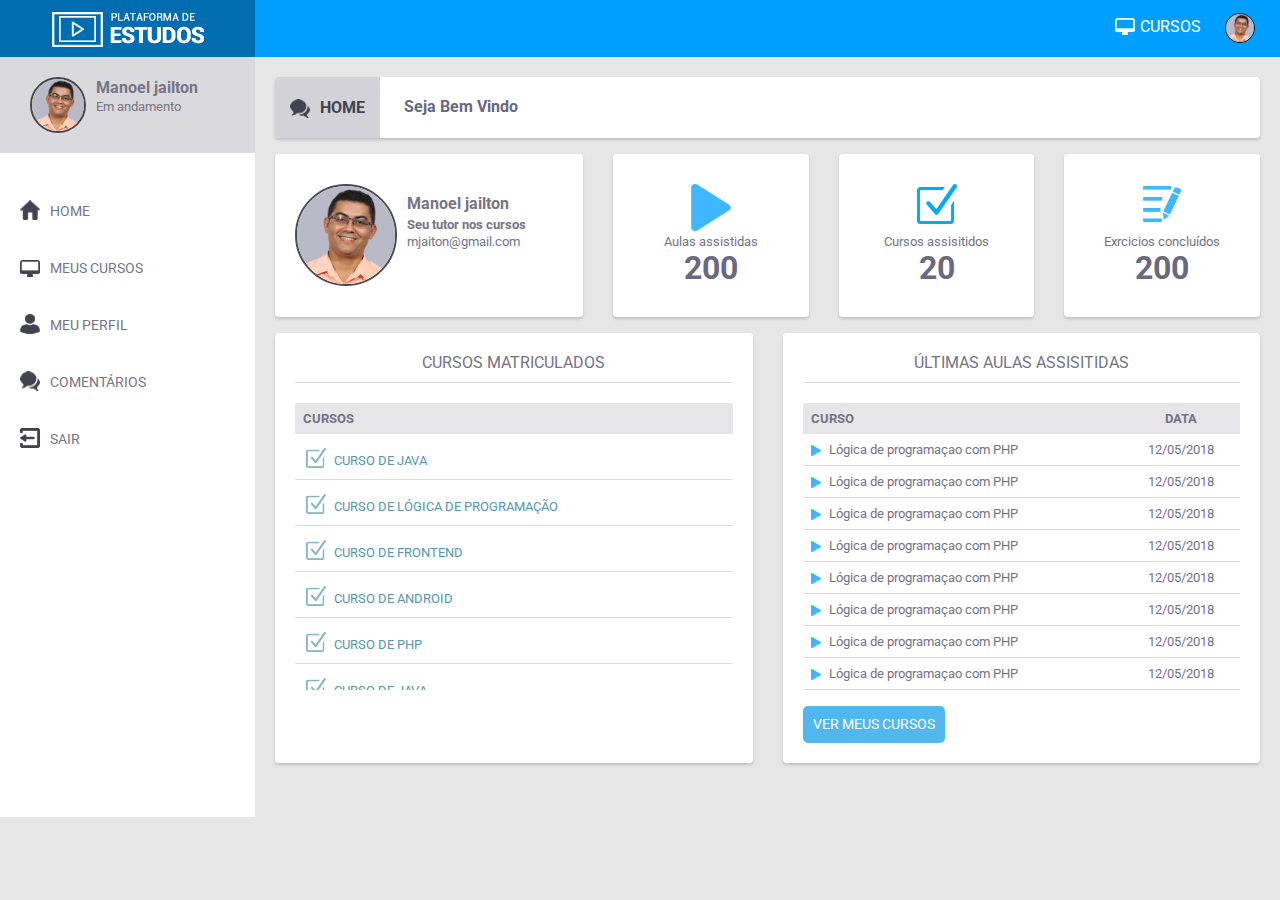
<file: LayoutEAD/index.html>
<!doctype html>
<html>
	<head>
		<title>Sistemas mjailton</title>
		<meta charset="utf-8">
		<meta name="viewport" content="width=device-width, initial-scale=1">
		<link rel="stylesheet" type="text/css" href="css/style.css">
		<link rel="stylesheet" type="text/css" href="css/auxiliar.css">
		<link rel="stylesheet" type="text/css" href="css/grade.css">
		<link rel="stylesheet" type="text/css" href="css/m-style.css">
		 
		<script type="text/javascript" src="js/jquery-3.3.1.min.js"></script>
		<script type="text/javascript" src="js/js.js"></script>
		
	</head>
<body>
	<div class="base-topo">
		<div class="conteudo">
			<a href="" class="menu-m">menu mobile esquerdo</a><!-- aqui fico icone reponsavel pelo meno da esquerda-->
			<a href="" class="menu-grade">menu mobile direito</a><!--aqui fica o menu responsavel pelo meno do topo-->
			<a href="" class="logo"></a>
			<div id="grade">
			<ul class="menu-topo">
				<li class="sub"><a href=""><i class="ico cursos"></i>Cursos</a>
					<ul>
						<li><a href="">Java</a></li>
						<li><a href="">PHP</a></li>
						<li><a href="">Lógica de programação</a></li>
						<li><a href="">Androind</a></li>
						<li><a href="">Delphi</a></li>
					</ul>
				</li>
				<li class="sub user"><a href="" class="thumb"><img src="img/foto01.png"></a>
					<ul>
						<li><b>Manoel jailton</b><small><a href="">Sair</a></small></li>
					</ul>
				</li>
			</ul>
		</div>
		</div>
	</div>
	
	<div class="site">
		<div id="menu">
			<div class="menu-lateral">
			<figure>
					<div class="thumb"><img src="img/foto01.png"></div>
					<figcaption>
						<strong>Manoel jailton</strong>
						<small>Em andamento</small>
					</figcaption>
			</figure>
			<ul>
					<li><a href="index.html"><i class="ico home"></i>HOME</a></li>
					<li><a href="meus_cursos.html"><i class="ico curso"></i>MEUS CURSOS</a></li>
					<li><a href="perfil.html"><i class="ico perfil"></i>MEU PERFIL</a></li>
					<li><a href="comentario.html"><i class="ico duvida"></i>COMENTÁRIOS</a></li>
					<li><a href=""><i class="ico sair"></i>SAIR</a></li>
			</ul>
			</div>
		</div>     
		<div class="base-geral">
			
        <div class="caixa">
			<h2 class="titulo"><span class="case"><i class="ico duvida"></i>Home</span> Seja Bem Vindo</h2>
		</div>

		<div class="base-home">
        <div class="rows detalhes py-3">
			<div class="col-4">
				<figure class="caixa">
					<div class="thumb"><img src="img/foto01.png"></div>
					<figcaption>
							<strong>Manoel jailton</strong>
							<small><b>Seu tutor nos cursos</b></small>
							<small>mjaiton@gmail.com</small>
					</figcaption>
				</figure>
			</div>
			<div class="col">
				<div class="caixa">
					<i class="ico video"></i>
					<small>Aulas assistidas</small>
					<h3>200</h3>
				</div>
			</div>
			<div class="col">
				<div class="caixa">
					<i class="ico curso"></i>
					<small>Cursos assisitidos</small>
					<h3>20</h3>
				</div>
			</div>
			<div class="col">
				<div class="caixa">
					<i class="ico exercicio"></i>
					<small>Exrcicios concluídos</small>
					<h3>200</h3>
				</div>
			</div>
        </div>


        <div class="rows listagem">
                <div class="col-6 matriculados d-flex mb-3">
                    <div class="caixa">
                        <span class="titulo2">CURSOS MATRICULADOS</span>
						<div class="rolagem">
                           <div class="lista"> 
						   <table cellpadding="0" cellspacing="0" border="0" width="100%">
								<thead>
									<tr>
										<th align="left">CURSOS</th>
									</tr>
								</thead>
								<tbody>
									<tr><td><a href="curso.html">Curso de Java</a></td></tr>                   
									<tr><td><a href="curso.html">Curso de lógica de programação</a></td></tr> 
									<tr><td><a href="curso.html">Curso de frontend</a></td></tr> 
									<tr><td><a href="curso.html">Curso de android</a></td></tr> 
									<tr><td><a href="curso.html">Curso de PHP</a></td></tr> 
									<tr><td><a href="curso.html">Curso de Java</a></td></tr> 
									<tr><td><a href="curso.html">Curso de lógica de programação</a></td></tr> 
									<tr><td><a href="curso.html">Curso de frontend</a></td></tr> 
									<tr><td><a href="curso.html">Curso de android</a></td>		</tr> 		
								</tbody>
							</table>
							</div>
						</div>
						<!--
						<div class="naoativo">
							<img src="img/nao-matriculado.png"><h2>Nenhum curso matriculado</h2>
						</div>
						-->
                    </div>
                </div>
                <div class="col-6 assistidos d-flex mb-3">						
                        <div class="caixa">						
                           <span class="titulo2">ÚLTIMAS AULAS ASSISITIDAS</span>
								<div class="rolagem mb-3">
                                <div class="lista">
                                        <table cellpadding="0" cellspacing="0" border="0">
                                                <thead>
                                                    <tr>
                                                       <th align="left">CURSO</th>
                                                       <th>DATA</th>
                                                    </tr>
                                                </thead>
                                                <tbody>
                                                        <tr>
                                                                <td><i></i> Lógica de programaçao com PHP</td>
                                                                <td align="center">12/05/2018</td>
                                                        </tr>
                                                        <tr>
                                                                <td><i></i> Lógica de programaçao com PHP</td>
                                                                <td align="center">12/05/2018</td>
                                                        </tr>
                                                        <tr>
                                                                <td><i></i> Lógica de programaçao com PHP</td>
                                                                <td align="center">12/05/2018</td>
                                                        </tr>
                                                        <tr>
                                                                <td><i></i> Lógica de programaçao com PHP</td>
                                                                <td align="center">12/05/2018</td>
                                                        </tr>
                                                        <tr>
                                                                <td><i></i> Lógica de programaçao com PHP</td>
                                                                <td align="center">12/05/2018</td>
                                                        </tr>
                                                        <tr>
                                                                <td><i></i> Lógica de programaçao com PHP</td>
                                                                <td align="center">12/05/2018</td>
                                                        </tr>
                                                        <tr>
                                                                <td><i></i> Lógica de programaçao com PHP</td>
                                                                <td align="center">12/05/2018</td>
                                                        </tr>
                                                        <tr>
                                                                <td><i></i> Lógica de programaçao com PHP</td>
                                                                <td align="center">12/05/2018</td>
                                                        </tr>
                                                        <tr>
                                                                <td><i></i> Lógica de programaçao com PHP</td>
                                                                <td align="center">12/05/2018</td>
                                                        </tr>
                                                        <tr>
                                                                <td><i></i> Lógica de programaçao com PHP</td>
                                                                <td align="center">12/05/2018</td>
                                                        </tr>
                                                </tbody>
                                        </table>
                                </div>
                                </div>
                                <a href="meus_cursos.html" class="btn btn-curso d-table">VER MEUS CURSOS</a>
								
					<!--	<div class="naoativo">
							<img src="img/nao-matriculado.png"><h2>Nenhuma aula assistida</h2>
						</div>
						-->
                        </div>
                </div>
        </div>
	</div>        
		
		</div>
	</div>
</body>
</html>
</file>
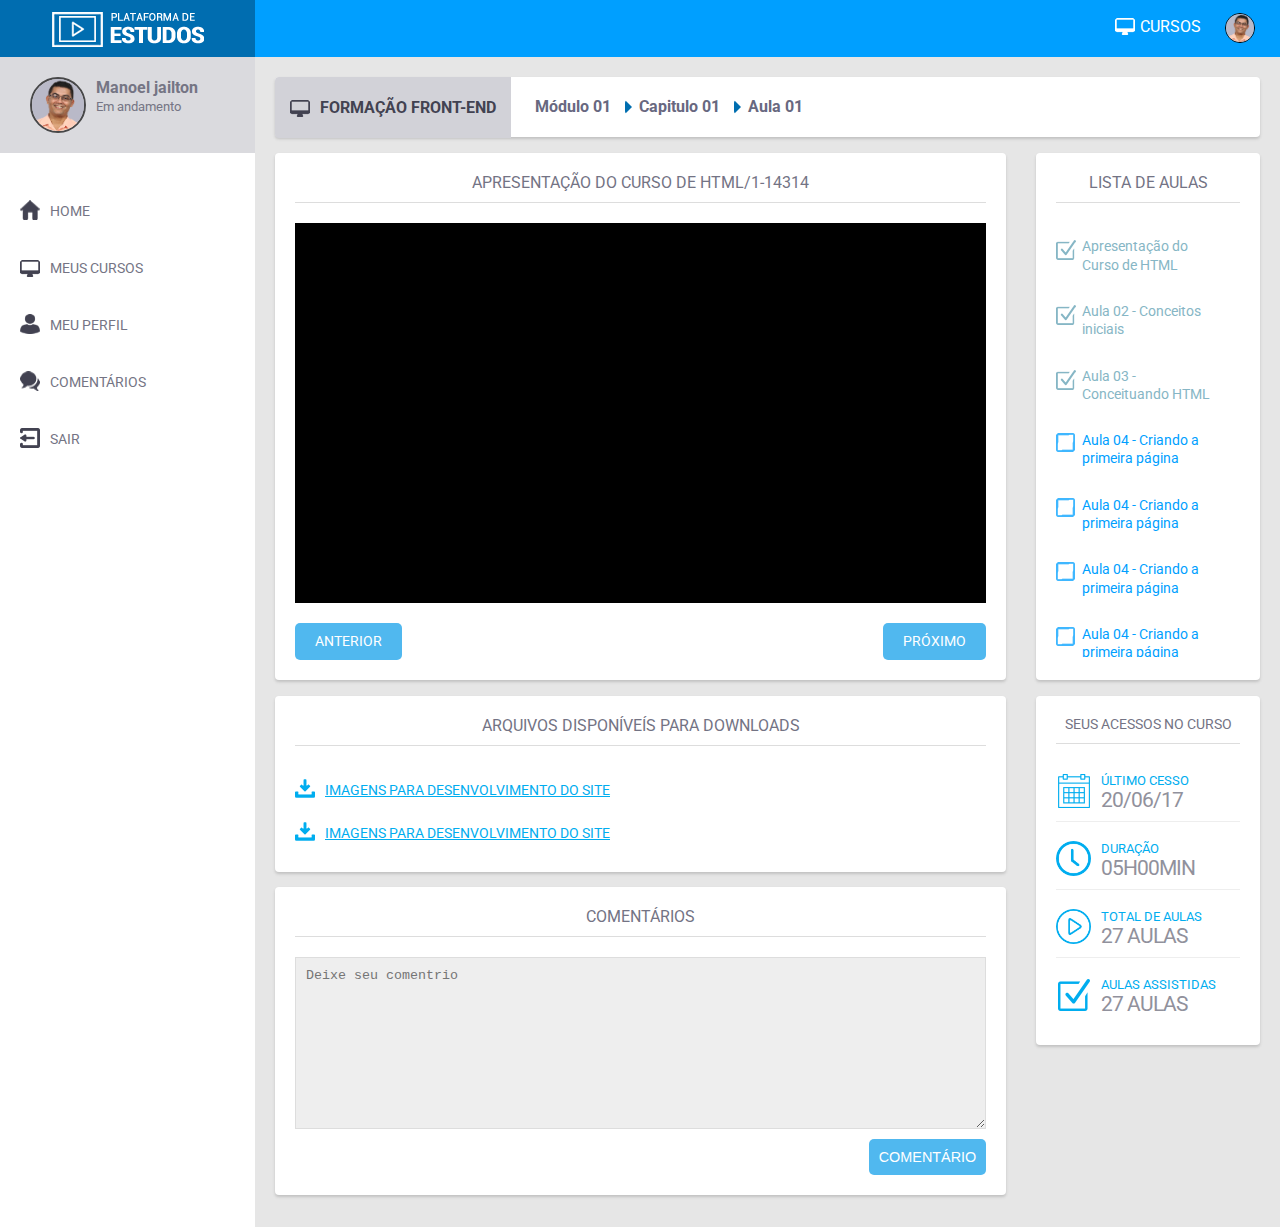
<file: LayoutEAD/aula.html>
<!doctype html>
<html>
	<head>
		<title>Sistemas mjailton</title>
		<meta charset="utf-8">
		<meta name="viewport" content="width=device-width, initial-scale=1">
		<link rel="stylesheet" type="text/css" href="css/style.css">
		<link rel="stylesheet" type="text/css" href="css/auxiliar.css">
		<link rel="stylesheet" type="text/css" href="css/grade.css">
		<link rel="stylesheet" type="text/css" href="css/m-style.css">
		 
		<script type="text/javascript" src="js/jquery-3.3.1.min.js"></script>
		<script type="text/javascript" src="js/js.js"></script>
		
	</head>
<body>
	<div class="base-topo">
		<div class="conteudo">
			<a href="" class="menu-m">menu mobile esquerdo</a><!-- aqui fico icone reponsavel pelo meno da esquerda-->
			<a href="" class="menu-grade">menu mobile direito</a><!--aqui fica o menu responsavel pelo meno do topo-->
			<a href="" class="logo"></a>
			<div id="grade">
			<ul class="menu-topo">
				<li class="sub"><a href=""><i class="ico cursos"></i>Cursos</a>
					<ul>
						<li><a href="">Java</a></li>
						<li><a href="">PHP</a></li>
						<li><a href="">Lógica de programação</a></li>
						<li><a href="">Androind</a></li>
						<li><a href="">Delphi</a></li>
					</ul>
				</li>
				
				
				<li class="sub user"><a href="" class="thumb"><img src="img/foto01.png"></a>
					<ul>
						<li><b>Manoel jailton</b><small><a href="">Sair</a></small></li>
					</ul>
				</li>
			</ul>
		</div>
		</div>
	</div>
	
	<div class="site">
		<div id="menu">
			<div class="menu-lateral">
					<figure>
							<div class="thumb"><img src="img/foto01.png"></div>
							<figcaption>
									<strong>Manoel jailton</strong>
									<small>Em andamento</small>
							</figcaption>
					</figure>
					<ul>
							<li><a href="index.html"><i class="ico home"></i>HOME</a></li>
							<li><a href="meus_cursos.html"><i class="ico curso"></i>MEUS CURSOS</a></li>
							<li><a href="perfil.html"><i class="ico perfil"></i>MEU PERFIL</a></li>
							<li><a href="comentario.html"><i class="ico duvida"></i>COMENTÁRIOS</a></li>
							<li><a href=""><i class="ico sair"></i>SAIR</a></li>
					</ul>
			</div>
		</div>     
		<div class="base-geral">
			<div class="caixa">
				<h2 class="titulo"><span class="case"><i class="ico curso"></i>Formação Front-end</span> Módulo 01 <i class="seta"></i> Capitulo 01 <i class="seta"></i> Aula 01</h2>
			</div>
			<div class="base-home">
			<div class="rows base-cursos ver_videos py-3">
				<div class="col-9 d-flex">
						<div class="caixa">
							<span class="titulo2">Apresentação do Curso de HTML/1-14314</span>
							<div class="caixa-video">
								<div class="caixa-embed">
									<iframe src="https://www.youtube.com/embed/13QshaUKVW4?ecver=2" class="embed-item" width="655" height="360" frameborder="0" allow="autoplay; encrypted-media" allowfullscreen></iframe>
								</div>
								<div class="controles">
									<a href="" class="btn anterior">Anterior</a>
									<a href="" class="btn proximo">Próximo</a>  
								</div>
							</div>
						</div>
							
				</div>
				<div class="col-3 d-flex">	
					<div class="caixa">					
					<div class="menu-sidebar">		
						<span class="titulo2">Lista de aulas</span>
						<div class="scroll-lista">
							<ul>				
								<li class="marcado">
									<a href="">
										Apresentação do Curso de HTML	
									</a>
								</li>				
								<li class="marcado">
									<a href="">
										Aula 02 - Conceitos iniciais								
									</a>
								</li>		
								<li class="marcado">
									<a href="">
										Aula 03 - Conceituando HTML								
									</a>
								</li>		
								<li class="naomarcado">
									<a href="">
										Aula 04 - Criando a primeira página	
									</a>
								</li>	
								<li class="naomarcado">
									<a href="">
										Aula 04 - Criando a primeira página	
									</a>
								</li>	
								<li class="naomarcado">
									<a href="">
										Aula 04 - Criando a primeira página	
									</a>
								</li>	
								<li class="naomarcado">
									<a href="">
										Aula 04 - Criando a primeira página	
									</a>
								</li>	
								<li class="naomarcado">
									<a href="">
										Aula 04 - Criando a primeira página	
									</a>
								</li>
							</ul>
						</div>
					</div>	
					</div>	
				</div>
			</div>
			<div class="rows base-cursos ver_videos pb-3">
				<div class="col-9 mb-3">
					<div class="v-downloads">
					<div class="caixa">
						<span class="titulo2">ARQUIVOS DISPONÍVEÍS PARA DOWNLOADS</span>						
							<ul>
								<li><a href="" class="icon" target="_blank">Imagens para desenvolvimento do site</a></li>	
								<li><a href="" class="icon" target="_blank">Imagens para desenvolvimento do site</a></li>		
							</ul>
					</div>
				</div>
				
					<div class="base-comentario">
						<div class="caixa">	
							<span class="titulo2">Comentários </span>					

							<textarea rows="10" placeholder="Deixe seu comentrio"></textarea>	
							<input type="submit" name="" value="Comentário" class="btn">
											
						</div>
					</div>
				</div>
				<div class="col-3">	
					<div class="v-desempenho">						
					<div class="caixa">	
						<span class="titulo2">Seus acessos no curso</span>					
						<ul>
							<li>
								<i class="ico acesso"></i>
								<span class="tt1">ÚLTIMO CESSO</span>
								<span class="tt2">20/06/17</span>
							</li>
							<li>
								<i class="ico horas"></i>
								<span class="tt1">Duração</span>
								<span class="tt2">05h00min  </span>
							</li>
							<li>
								<i class="ico aula"></i>
								<span class="tt1">Total de Aulas</span>
								<span class="tt2">27 aulas </span>
							</li>
							
							<li>
								<i class="ico aula-ass"></i>
								<span class="tt1">Aulas assistidas</span>
								<span class="tt2">27 aulas </span>
							</li>
							
							
						</ul>
				</div>
				</div>
				
				</div>
			</div>				
			</div>
		
				
		</div>
                    
		
		</div>
	</div>
</body>
</html>
</file>
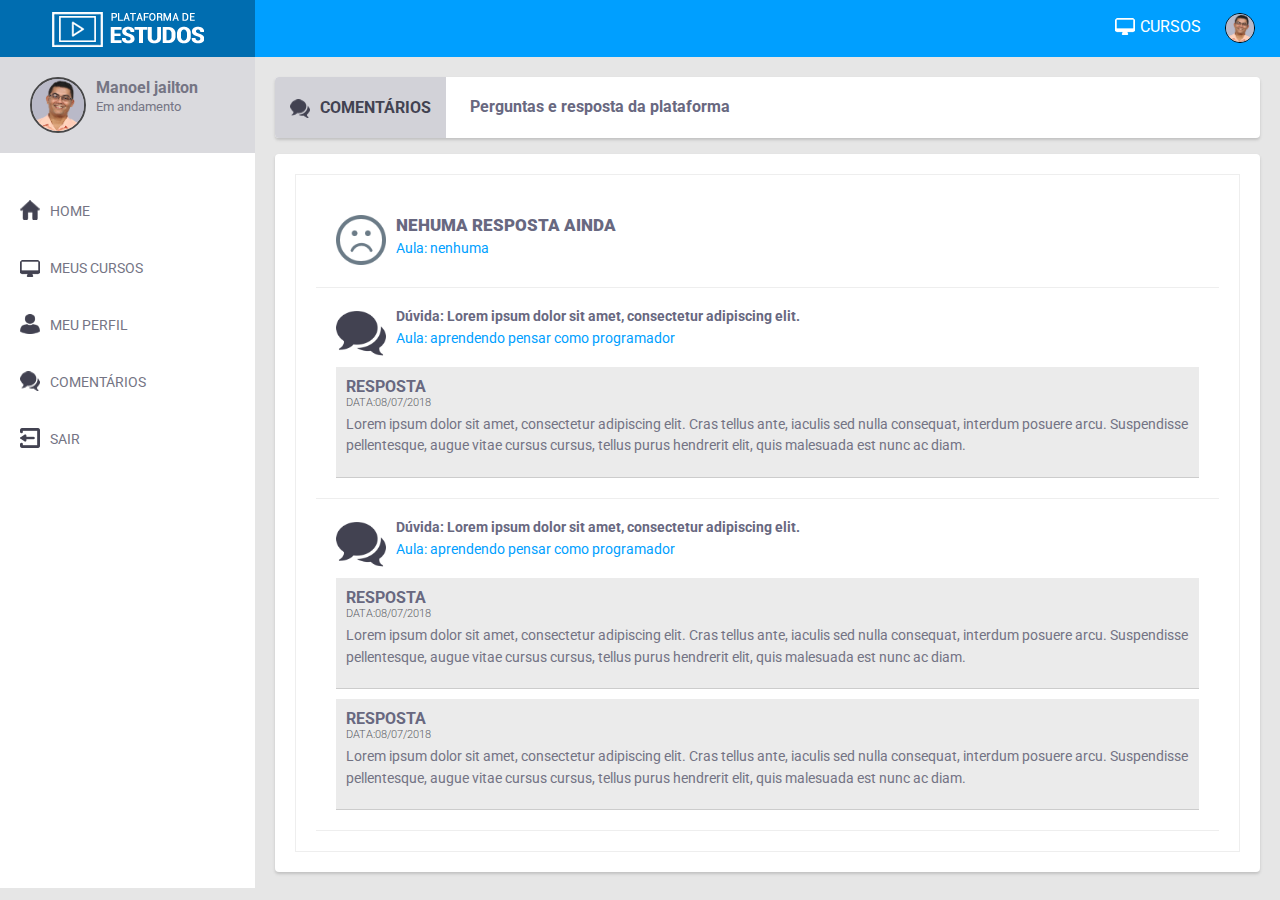
<file: LayoutEAD/comentario.html>
<!doctype html>
<html>
	<head>
		<title>Sistemas mjailton</title>
		<meta charset="utf-8">
		<meta name="viewport" content="width=device-width, initial-scale=1">
		<link rel="stylesheet" type="text/css" href="css/style.css">
		<link rel="stylesheet" type="text/css" href="css/auxiliar.css">
		<link rel="stylesheet" type="text/css" href="css/grade.css">
		<link rel="stylesheet" type="text/css" href="css/m-style.css">
		 
		<script type="text/javascript" src="js/jquery-3.3.1.min.js"></script>
		<script type="text/javascript" src="js/js.js"></script>
		
	</head>
<body>
	<div class="base-topo">
		<div class="conteudo">
			<a href="" class="menu-m">menu mobile esquerdo</a><!-- aqui fico icone reponsavel pelo meno da esquerda-->
			<a href="" class="menu-grade">menu mobile direito</a><!--aqui fica o menu responsavel pelo meno do topo-->
			<a href="" class="logo"></a>
			<div id="grade">
			<ul class="menu-topo">
				<li class="sub"><a href=""><i class="ico cursos"></i>Cursos</a>
					<ul>
						<li><a href="">Java</a></li>
						<li><a href="">PHP</a></li>
						<li><a href="">Lógica de programação</a></li>
						<li><a href="">Androind</a></li>
						<li><a href="">Delphi</a></li>
					</ul>
				</li>
				
				
				<li class="sub user"><a href="" class="thumb"><img src="img/foto01.png"></a>
					<ul>
						<li><b>Manoel jailton</b><small><a href="">Sair</a></small></li>
					</ul>
				</li>
			</ul>
		</div>
		</div>
	</div>
	
	<div class="site">
		<div id="menu">
			<div class="menu-lateral">
					<figure>
							<div class="thumb"><img src="img/foto01.png"></div>
							<figcaption>
									<strong>Manoel jailton</strong>
									<small>Em andamento</small>
							</figcaption>
					</figure>
					<ul>
							<li><a href="index.html"><i class="ico home"></i>HOME</a></li>
							<li><a href="meus_cursos.html"><i class="ico curso"></i>MEUS CURSOS</a></li>
							<li><a href="perfil.html"><i class="ico perfil"></i>MEU PERFIL</a></li>
							<li><a href="comentario.html"><i class="ico duvida"></i>COMENTÁRIOS</a></li>
							<li><a href=""><i class="ico sair"></i>SAIR</a></li>
					</ul>
			</div>
		</div>     
		<div class="base-geral">			
            <div class="caixa">
				<h2 class="titulo"><span class="case"><i class="ico duvida"></i>Comentários</span> Perguntas e resposta da plataforma</h2>
			</div>
				<div class="rows duvidas py-3">
					<div class="col-12">
						<div class="caixa">
							<ul>
							<li>
								<img src="img/nao-matriculado.png">
								<span class="titulo"><b>Nehuma resposta ainda</b> </span>
								<span class="tt1">Aula: nenhuma</span>
							</li>
							<li>
								<img src="img/ico-comentarios.png">
								<span class="titulo">Dúvida: Lorem ipsum dolor sit amet, consectetur adipiscing elit. </span>
								<span class="tt1">Aula: aprendendo pensar como programador</span>
								<div class="resposta">
									<span class="titulo">Resposta <small>Data:08/07/2018</small></span>
									<p>Lorem ipsum dolor sit amet, consectetur adipiscing elit. Cras tellus ante, iaculis sed nulla consequat, interdum posuere arcu. Suspendisse pellentesque, augue vitae cursus cursus, tellus purus hendrerit elit, quis malesuada est nunc ac diam. </p>
								</div>	
							</li>
							<li>
								<img src="img/ico-comentarios.png">
								<span class="titulo">Dúvida: Lorem ipsum dolor sit amet, consectetur adipiscing elit. </span>
								<span class="tt1">Aula: aprendendo pensar como programador</span>
								<div class="resposta">
									<span class="titulo">Resposta <small>Data:08/07/2018</small></span>
									<p>Lorem ipsum dolor sit amet, consectetur adipiscing elit. Cras tellus ante, iaculis sed nulla consequat, interdum posuere arcu. Suspendisse pellentesque, augue vitae cursus cursus, tellus purus hendrerit elit, quis malesuada est nunc ac diam. </p>
								</div>
								<div class="resposta">
									<span class="titulo">Resposta <small>Data:08/07/2018</small></span>
									<p>Lorem ipsum dolor sit amet, consectetur adipiscing elit. Cras tellus ante, iaculis sed nulla consequat, interdum posuere arcu. Suspendisse pellentesque, augue vitae cursus cursus, tellus purus hendrerit elit, quis malesuada est nunc ac diam. </p>
								</div>
							</li>
							</ul>
						</div>
					</div>
				
				</div>       
		
		</div>
	</div>
</body>
</html>
</file>
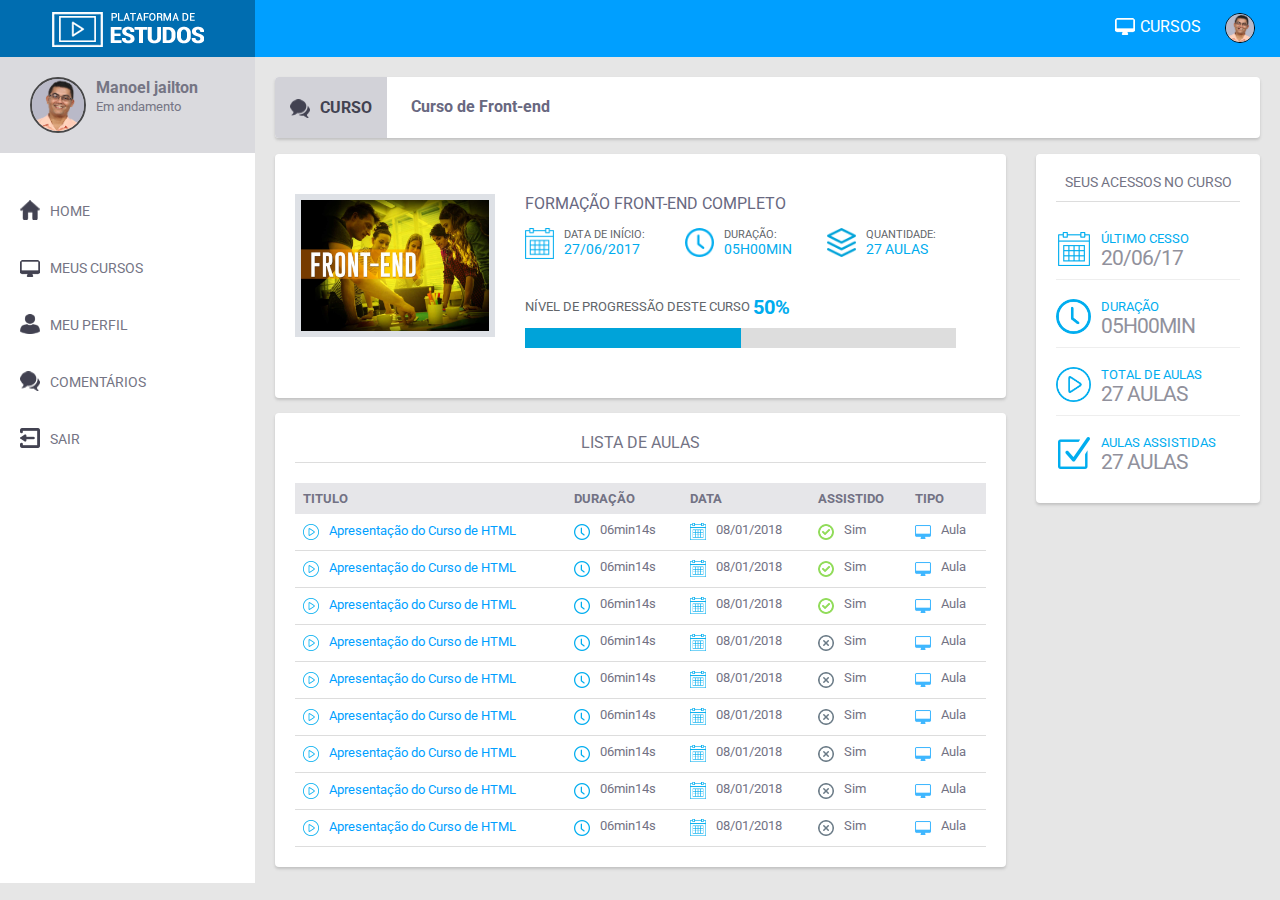
<file: LayoutEAD/curso.html>
<!doctype html>
<html>
	<head>
		<title>Sistemas mjailton</title>
		<meta charset="utf-8">
		<meta name="viewport" content="width=device-width, initial-scale=1">
		<link rel="stylesheet" type="text/css" href="css/style.css">
		<link rel="stylesheet" type="text/css" href="css/auxiliar.css">
		<link rel="stylesheet" type="text/css" href="css/grade.css">
		<link rel="stylesheet" type="text/css" href="css/m-style.css">
		 
		<script type="text/javascript" src="js/jquery-3.3.1.min.js"></script>
		<script type="text/javascript" src="js/js.js"></script>
		
	</head>
<body>
	<div class="base-topo">
		<div class="conteudo">
			<a href="" class="menu-m">menu mobile esquerdo</a><!-- aqui fico icone reponsavel pelo meno da esquerda-->
			<a href="" class="menu-grade">menu mobile direito</a><!--aqui fica o menu responsavel pelo meno do topo-->
			<a href="" class="logo"></a>
			<div id="grade">
			<ul class="menu-topo">
				<li class="sub"><a href=""><i class="ico cursos"></i>Cursos</a>
					<ul>
						<li><a href="">Java</a></li>
						<li><a href="">PHP</a></li>
						<li><a href="">Lógica de programação</a></li>
						<li><a href="">Androind</a></li>
						<li><a href="">Delphi</a></li>
					</ul>
				</li>
				
				
				<li class="sub user"><a href="" class="thumb"><img src="img/foto01.png"></a>
					<ul>
						<li><b>Manoel jailton</b><small><a href="">Sair</a></small></li>
					</ul>
				</li>
			</ul>
		</div>
		</div>
	</div>
	
	<div class="site">
		<div id="menu">
			<div class="menu-lateral">
					<figure>
							<div class="thumb"><img src="img/foto01.png"></div>
							<figcaption>
									<strong>Manoel jailton</strong>
									<small>Em andamento</small>
							</figcaption>
					</figure>
					<ul>
							<li><a href="index.html"><i class="ico home"></i>HOME</a></li>
							<li><a href="meus_cursos.html"><i class="ico curso"></i>MEUS CURSOS</a></li>
							<li><a href="perfil.html"><i class="ico perfil"></i>MEU PERFIL</a></li>
							<li><a href="comentario.html"><i class="ico duvida"></i>COMENTÁRIOS</a></li>
							<li><a href=""><i class="ico sair"></i>SAIR</a></li>
					</ul>
			</div>
		</div>     
		<div class="base-geral">
		
		<div class="caixa">
			<h2 class="titulo"><span class="case"><i class="ico duvida"></i>Curso</span> Curso de Front-end</h2>
		</div>
		
			<div class="base-home">
				<div class="rows base-cursos py-3">
				<div class="col-9">
						<div class="caixa">
							<div class="base-caixa-curso rows">
								<div class="col-4">
									<div class="thumb"><img src="img/frontend.jpg"></div>
								</div>
								<div class="col-8">
									<span class="titulo">FORMAÇÃO FRONT-END COMPLETO</span>
									<ul>
										<li><i class="ico data"></i><small>DATA DE INÍCIO:</small> <span>27/06/2017</span></li>
										<li><i class="ico hora"></i><small>Duração:</small> <span>05h00min</span></li>
										<li><i class="ico qtd"></i><small>Quantidade:</small> <span>27 Aulas</span></li>
									</ul>
									<div class="progress">
										<small>Nível de progressão deste curso <b>50%</b></small>
										<progress value="50" max="100"></progress>
									</div>
								</div>	
							</div>
							</div>
							
						
						
						<div class="lista">
						<div class="caixa">
						<span class="titulo2">Lista de aulas</span>
							<table cellpadding="0" cellspacing="0" border="0">
								<thead>
									<tr>
										<th align="left">Titulo</th>
										<th align="left">Duração</th>
										<th align="left">Data</th>
										<th align="left">Assistido</th>
										<th align="left">tipo</th>
									</tr>
								</thead>
								<tbody>						 
									<tr>
										<td align="left"><a href="aula.html"><i class="ico ititulo"></i>Apresentação do Curso de HTML</a></td>
										<td align="left"><i class="ico iduracao"></i>06min14s</td>
										<td align="left"><i class="ico idata"></i>08/01/2018</td>
										<td align="left"><i class="ico iassistido"></i>Sim</td>
										<td align="left"><i class="ico iaula"></i>Aula</td>
									</tr>					 
									<tr>
										<td align="left"><a href="aula.html"><i class="ico ititulo"></i>Apresentação do Curso de HTML</a></td>
										<td align="left"><i class="ico iduracao"></i>06min14s</td>
										<td align="left"><i class="ico idata"></i>08/01/2018</td>
										<td align="left"><i class="ico iassistido"></i>Sim</td>
										<td align="left"><i class="ico iaula"></i>Aula</td>
									</tr>				 
									<tr>
										<td align="left"><a href="aula.html"><i class="ico ititulo"></i>Apresentação do Curso de HTML</a></td>
										<td align="left"><i class="ico iduracao"></i>06min14s</td>
										<td align="left"><i class="ico idata"></i>08/01/2018</td>
										<td align="left"><i class="ico iassistido"></i>Sim</td>
										<td align="left"><i class="ico iaula"></i>Aula</td>
									</tr>			 
									<tr>
										<td align="left"><a href="aula.html"><i class="ico ititulo"></i>Apresentação do Curso de HTML</a></td>
										<td align="left"><i class="ico iduracao"></i>06min14s</td>
										<td align="left"><i class="ico idata"></i>08/01/2018</td>
										<td align="left"><i class="ico inaoassistido"></i>Sim</td>
										<td align="left"><i class="ico iaula"></i>Aula</td>
									</tr>			 
									<tr>
										<td align="left"><a href="aula.html"><i class="ico ititulo"></i>Apresentação do Curso de HTML</a></td>
										<td align="left"><i class="ico iduracao"></i>06min14s</td>
										<td align="left"><i class="ico idata"></i>08/01/2018</td>
										<td align="left"><i class="ico inaoassistido"></i>Sim</td>
										<td align="left"><i class="ico iaula"></i>Aula</td>
									</tr>			 
									<tr>
										<td align="left"><a href="aula.html"><i class="ico ititulo"></i>Apresentação do Curso de HTML</a></td>
										<td align="left"><i class="ico iduracao"></i>06min14s</td>
										<td align="left"><i class="ico idata"></i>08/01/2018</td>
										<td align="left"><i class="ico inaoassistido"></i>Sim</td>
										<td align="left"><i class="ico iaula"></i>Aula</td>
									</tr>			 
									<tr>
										<td align="left"><a href="aula.html"><i class="ico ititulo"></i>Apresentação do Curso de HTML</a></td>
										<td align="left"><i class="ico iduracao"></i>06min14s</td>
										<td align="left"><i class="ico idata"></i>08/01/2018</td>
										<td align="left"><i class="ico inaoassistido"></i>Sim</td>
										<td align="left"><i class="ico iaula"></i>Aula</td>
									</tr>			 
									<tr>
										<td align="left"><a href="aula.html"><i class="ico ititulo"></i>Apresentação do Curso de HTML</a></td>
										<td align="left"><i class="ico iduracao"></i>06min14s</td>
										<td align="left"><i class="ico idata"></i>08/01/2018</td>
										<td align="left"><i class="ico inaoassistido"></i>Sim</td>
										<td align="left"><i class="ico iaula"></i>Aula</td>
									</tr>			 
									<tr>
										<td align="left"><a href="aula.html"><i class="ico ititulo"></i>Apresentação do Curso de HTML</a></td>
										<td align="left"><i class="ico iduracao"></i>06min14s</td>
										<td align="left"><i class="ico idata"></i>08/01/2018</td>
										<td align="left"><i class="ico inaoassistido"></i>Sim</td>
										<td align="left"><i class="ico iaula"></i>Aula</td>
									</tr>							
								</tbody>
							</table>
						</div>
						</div>
					</div>
				<!--sidebar-->
				<div class="col-3">
					<div class="v-desempenho">				
								
					<div class="caixa">	
						<span class="titulo2">Seus acessos no curso</span>					
						<ul>
							<li>
								<i class="ico acesso"></i>
								<span class="tt1">ÚLTIMO CESSO</span>
								<span class="tt2">20/06/17</span>
							</li>
							<li>
								<i class="ico horas"></i>
								<span class="tt1">Duração</span>
								<span class="tt2">05h00min  </span>
							</li>
							<li>
								<i class="ico aula"></i>
								<span class="tt1">Total de Aulas</span>
								<span class="tt2">27 aulas </span>
							</li>
							
							<li>
								<i class="ico aula-ass"></i>
								<span class="tt1">Aulas assistidas</span>
								<span class="tt2">27 aulas </span>
							</li>
							
							
						</ul>
				</div>
				</div>
				
				</div>
			</div>
		
		
		</div>
                    
		
		</div>
	</div>
</body>
</html>
</file>
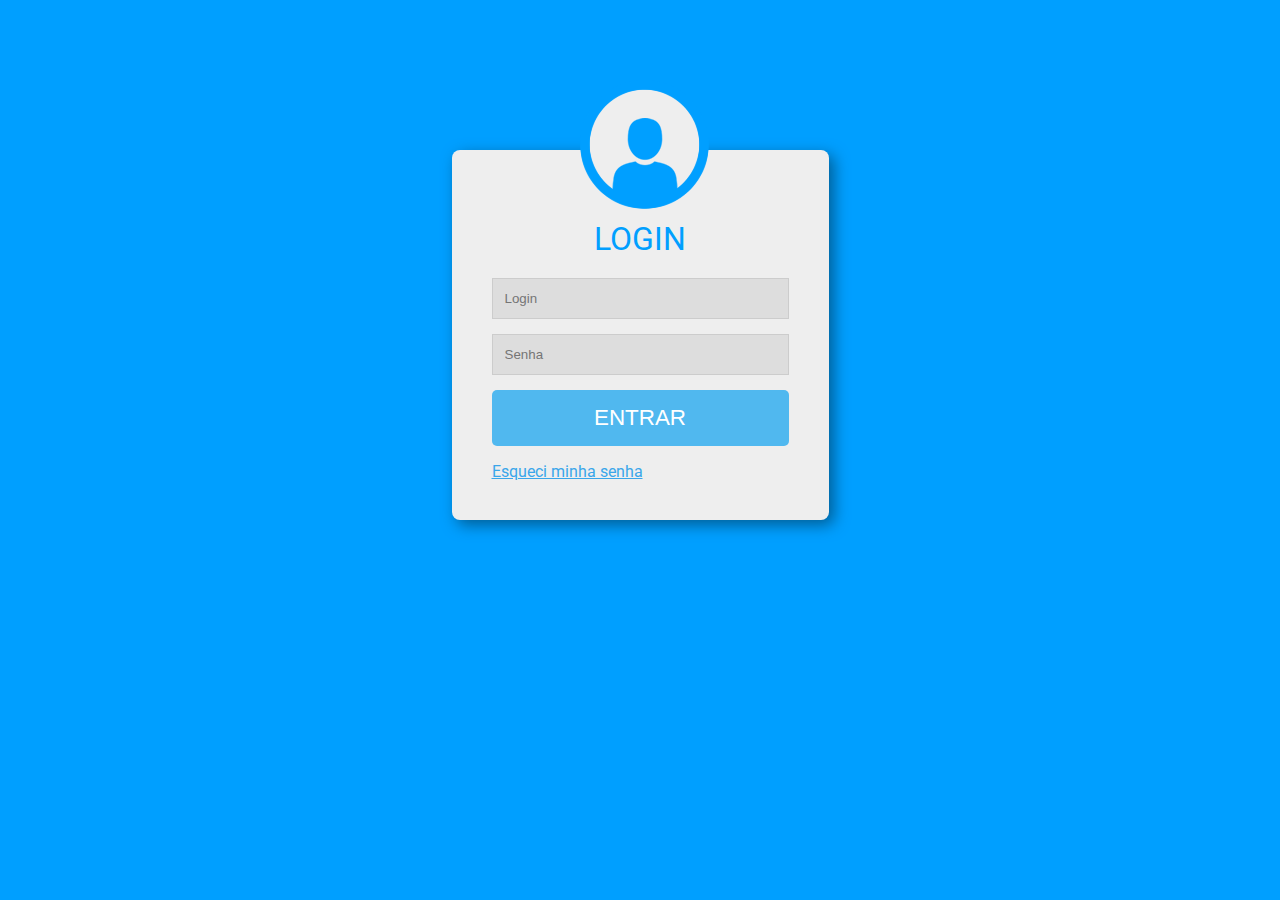
<file: LayoutEAD/login.html>
<!doctype html>
<html>
	<head>
		<title>Sistemas mjailton</title>
		<meta charset="utf-8">
		<meta name="viewport" content="width=device-width, initial-scale=1">
		<link rel="stylesheet" type="text/css" href="css/style.css">
		<link rel="stylesheet" type="text/css" href="css/auxiliar.css">
		<link rel="stylesheet" type="text/css" href="css/grade.css">
		<link rel="stylesheet" type="text/css" href="css/m-style.css">
		 
		<script type="text/javascript" src="js/jquery-3.3.1.min.js"></script>
		<script type="text/javascript" src="js/js.js"></script>
		
	</head>
<body class="base-login">
	<div class="caixa-login position-relative">
		<img src="img/img-topo-login.png">
			<form action="" method="post">						
					<h1>login </h1>			
					<label>
						<input type="text" value="" placeholder="Login">
					</label>				
					<label>
						<input type="password" value="" placeholder="Senha">
					</label>							
					<input type="submit" value="Entrar" class="btn">
			</form>
		<a href="" class="senha text-azul mt-3 d-block">Esqueci minha senha</a>
	
	<div class=" mostrasenha">
		<div class="caixa">
			<span class="sair senha">X</span>
			<h1 class="h3 mb-0 pb-1">Esqueci minha senha </h1>
			<p class="text-center pb-4">Digite seu email no campo abaixo para recuperar sua senha</p>
			<form action="" method="post">
				<label>
					<input type="text" value="" placeholder="Inserir email">
				</label>				
				</label>							
				<input type="submit" value="Enviar" class="btn">
			</form>
		</div>
	</div>
	</div>
</body>
</html>
</file>
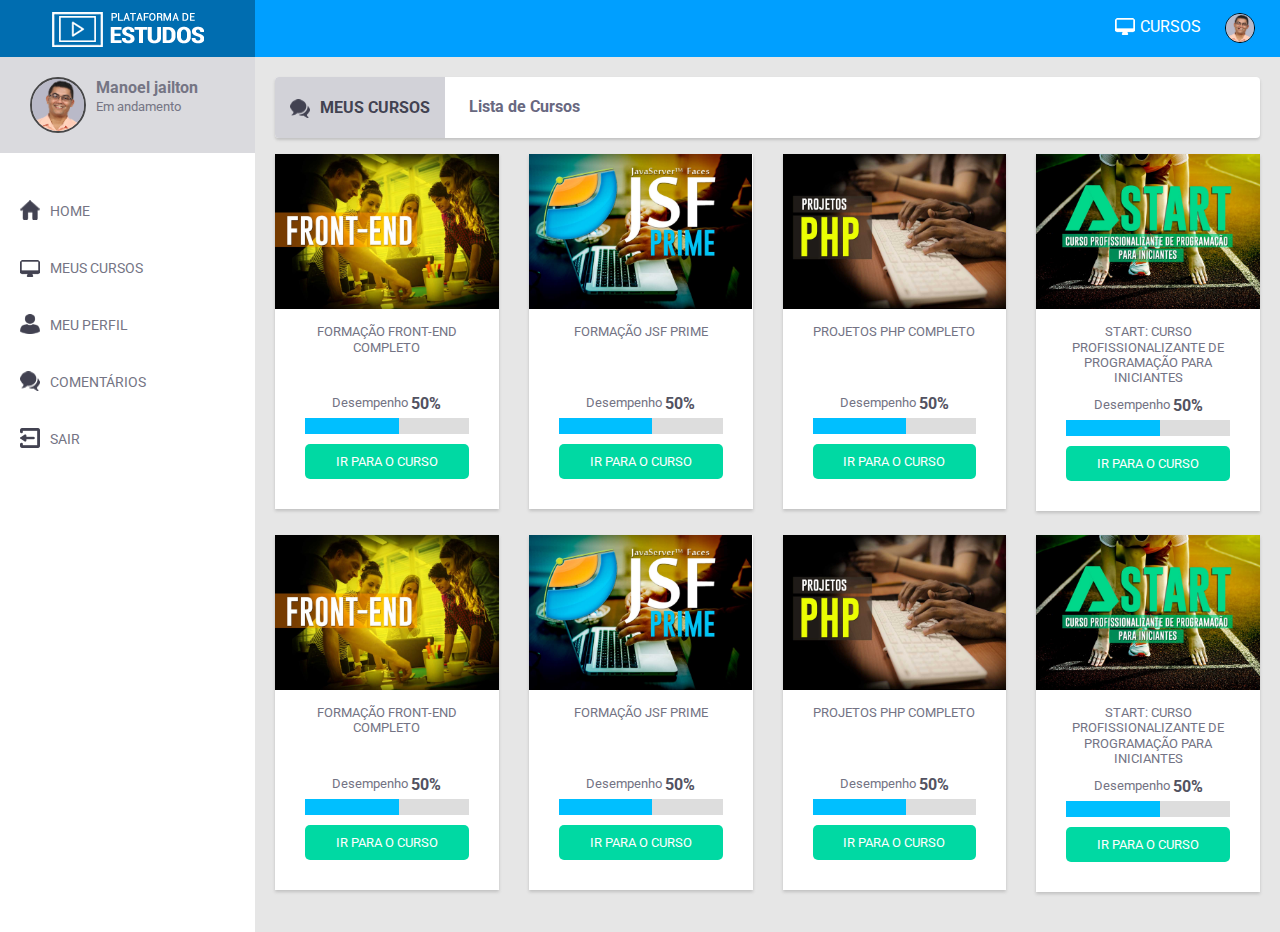
<file: LayoutEAD/meus_cursos.html>
<!doctype html>
<html>
	<head>
		<title>Sistemas mjailton</title>
		<meta charset="utf-8">
		<meta name="viewport" content="width=device-width, initial-scale=1">
		<link rel="stylesheet" type="text/css" href="css/style.css">
		<link rel="stylesheet" type="text/css" href="css/auxiliar.css">
		<link rel="stylesheet" type="text/css" href="css/grade.css">
		<link rel="stylesheet" type="text/css" href="css/m-style.css">
		 
		<script type="text/javascript" src="js/jquery-3.3.1.min.js"></script>
		<script type="text/javascript" src="js/js.js"></script>
		
	</head>
<body>
	<div class="base-topo">
		<div class="conteudo">
			<a href="" class="menu-m">menu mobile esquerdo</a><!-- aqui fico icone reponsavel pelo meno da esquerda-->
			<a href="" class="menu-grade">menu mobile direito</a><!--aqui fica o menu responsavel pelo meno do topo-->
			<a href="" class="logo"></a>
			<div id="grade">
			<ul class="menu-topo">
				<li class="sub"><a href=""><i class="ico cursos"></i>Cursos</a>
					<ul>
						<li><a href="">Java</a></li>
						<li><a href="">PHP</a></li>
						<li><a href="">Lógica de programação</a></li>
						<li><a href="">Androind</a></li>
						<li><a href="">Delphi</a></li>
					</ul>
				</li>
				
				
				<li class="sub user"><a href="" class="thumb"><img src="img/foto01.png"></a>
					<ul>
						<li><b>Manoel jailton</b><small><a href="">Sair</a></small></li>
					</ul>
				</li>
			</ul>
		</div>
		</div>
	</div>
	
	<div class="site">
		<div id="menu">
			<div class="menu-lateral">
					<figure>
							<div class="thumb"><img src="img/foto01.png"></div>
							<figcaption>
									<strong>Manoel jailton</strong>
									<small>Em andamento</small>
							</figcaption>
					</figure>
					<ul>
							<li><a href="index.html"><i class="ico home"></i>HOME</a></li>
							<li><a href="meus_cursos.html"><i class="ico curso"></i>MEUS CURSOS</a></li>
							<li><a href="perfil.html"><i class="ico perfil"></i>MEU PERFIL</a></li>
							<li><a href="comentario.html"><i class="ico duvida"></i>COMENTÁRIOS</a></li>
							<li><a href=""><i class="ico sair"></i>SAIR</a></li>
					</ul>
			</div>
		</div>     
		<div class="base-geral">
			<div class="caixa">
				<h2 class="titulo"><span class="case"><i class="ico duvida"></i>Meus Cursos</span> Lista de Cursos</h2>
			</div>
		<div class="base-home">
			<div class="rows cursos py-3">
                <div class="col-3">
                        <div class="caixa">
                                <img src="img/frontend.jpg">
                                <div class="del-curso">
                                        <p>FORMAÇÃO FRONT-END COMPLETO</p>
                                        <small>Desempenho <b>50%</b></small>
                                        <progress value="4" max="7"></progress>
                                        <a href="curso.html" class="btn">Ir para o curso</a>
                                </div>
                        </div>
                </div>
                <div class="col-3">
                        <div class="caixa">
                                <img src="img/jsf-01.jpg">
                                <div class="del-curso">
                                        <p>FORMAÇÃO jsf prime</p>
                                        <small>Desempenho <b>50%</b></small>
                                        <progress value="4" max="7"></progress>
                                        <a href="curso.html" class="btn">Ir para o curso</a>
                                </div>
                        </div>
                </div>
                <div class="col-3">
                        <div class="caixa">
                                <img src="img/projeto-php.jpg">
                                <div class="del-curso">
                                        <p>Projetos php completo</p>
                                        <small>Desempenho <b>50%</b></small>
                                        <progress value="4" max="7"></progress>
                                        <a href="curso.html" class="btn">Ir para o curso</a>
                                </div>
                        </div>
                </div>
                <div class="col-3">
                        <div class="caixa">
                                <img src="img/start-01.jpg">
                                <div class="del-curso">
                                        <p>Start: curso profissionalizante de programação para iniciantes</p>
                                        <small>Desempenho <b>50%</b></small>
                                        <progress value="4" max="7"></progress>
                                        <a href="curso.html" class="btn">Ir para o curso</a>
                                </div>
                        </div>
                </div>
                <div class="col-3">
                        <div class="caixa">
                                <img src="img/frontend.jpg">
                                <div class="del-curso">
                                        <p>FORMAÇÃO FRONT-END COMPLETO</p>
                                        <small>Desempenho <b>50%</b></small>
                                        <progress value="4" max="7"></progress>
                                        <a href="curso.html" class="btn">Ir para o curso</a>
                                </div>
                        </div>
                </div>
                <div class="col-3">
                        <div class="caixa">
                                <img src="img/jsf-01.jpg">
                                <div class="del-curso">
                                        <p>FORMAÇÃO jsf prime</p>
                                        <small>Desempenho <b>50%</b></small>
                                        <progress value="4" max="7"></progress>
                                        <a href="curso.html" class="btn">Ir para o curso</a>
                                </div>
                        </div>
                </div>
                <div class="col-3">
                        <div class="caixa">
                                <img src="img/projeto-php.jpg">
                                <div class="del-curso">
                                        <p>Projetos php completo</p>
                                        <small>Desempenho <b>50%</b></small>
                                        <progress value="4" max="7"></progress>
                                        <a href="curso.html" class="btn">Ir para o curso</a>
                                </div>
                        </div>
                </div>
                <div class="col-3">
                        <div class="caixa">
                                <img src="img/start-01.jpg">
                                <div class="del-curso">
                                        <p>Start: curso profissionalizante de programação para iniciantes</p>
                                        <small>Desempenho <b>50%</b></small>
                                        <progress value="4" max="7"></progress>
                                        <a href="curso.html" class="btn">Ir para o curso</a>
                                </div>
                        </div>
                </div>
        </div>
</div>
                    
		
		</div>
	</div>
</body>
</html>
</file>
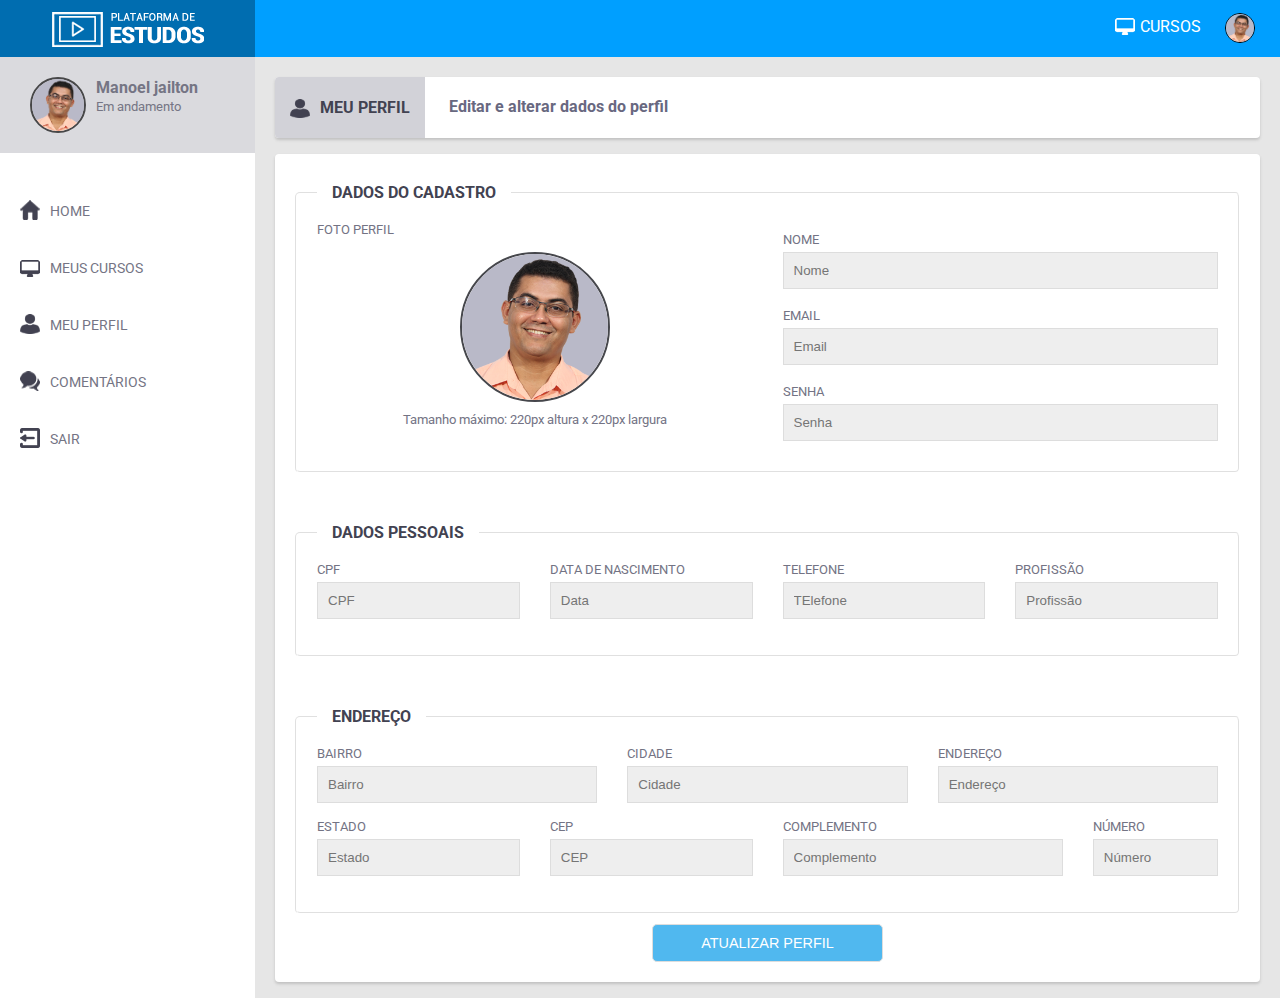
<file: LayoutEAD/perfil.html>
<!doctype html>
<html>
	<head>
		<title>Sistemas mjailton</title>
		<meta charset="utf-8">
		<meta name="viewport" content="width=device-width, initial-scale=1">
		<link rel="stylesheet" type="text/css" href="css/style.css">
		<link rel="stylesheet" type="text/css" href="css/auxiliar.css">
		<link rel="stylesheet" type="text/css" href="css/grade.css">
		<link rel="stylesheet" type="text/css" href="css/m-style.css">
		 
		<script type="text/javascript" src="js/jquery-3.3.1.min.js"></script>
		<script type="text/javascript" src="js/js.js"></script>
		
	</head>
<body>
	<div class="base-topo">
		<div class="conteudo">
			<a href="" class="menu-m">menu mobile esquerdo</a><!-- aqui fico icone reponsavel pelo meno da esquerda-->
			<a href="" class="menu-grade">menu mobile direito</a><!--aqui fica o menu responsavel pelo meno do topo-->
			<a href="" class="logo"></a>
			<div id="grade">
			<ul class="menu-topo">
				<li class="sub"><a href=""><i class="ico cursos"></i>Cursos</a>
					<ul>
						<li><a href="">Java</a></li>
						<li><a href="">PHP</a></li>
						<li><a href="">Lógica de programação</a></li>
						<li><a href="">Androind</a></li>
						<li><a href="">Delphi</a></li>
					</ul>
				</li>
				
				
				<li class="sub user"><a href="" class="thumb"><img src="img/foto01.png"></a>
					<ul>
						<li><b>Manoel jailton</b><small><a href="">Sair</a></small></li>
					</ul>
				</li>
			</ul>
		</div>
		</div>
	</div>
	
	<div class="site">
		<div id="menu">
			<div class="menu-lateral">
					<figure>
							<div class="thumb"><img src="img/foto01.png"></div>
							<figcaption>
									<strong>Manoel jailton</strong>
									<small>Em andamento</small>
							</figcaption>
					</figure>
					<ul>
							<li><a href="index.html"><i class="ico home"></i>HOME</a></li>
							<li><a href="meus_cursos.html"><i class="ico curso"></i>MEUS CURSOS</a></li>
							<li><a href="perfil.html"><i class="ico perfil"></i>MEU PERFIL</a></li>
							<li><a href="comentario.html"><i class="ico duvida"></i>COMENTÁRIOS</a></li>
							<li><a href=""><i class="ico sair"></i>SAIR</a></li>
					</ul>
			</div>
		</div>     
		<div class="base-geral">			
            <div class="caixa">
				<h2 class="titulo"><span class="case"><i class="ico user"></i>Meu perfil</span> Editar e alterar dados do perfil</h2>
			</div>
			<div class="base-home">
				<div class="rows base-perfil py-3">
				<div class="col-12">
				<div class="caixa">
					<form action="" method="">
					<fieldset class="mt-1">
					<legend>Dados do cadastro</legend>
					<div class="rows">
						<div class="col-6">
							<label>Foto perfil</label>
							<div class="thumb">
								<img src="img/foto01.png">
								<input type="file" name="" value="">
							</div>
							<small class="text-center d-block">Tamanho máximo: 220px altura x 220px largura</small>
						</div>
						
						<div class="col-6">
							<div class="py-1">
								<label>Nome</label>
								<input type="text" placeholder="Nome">
							</div>
							<div class="py-1">
								<label>Email</label>
								<input type="text" placeholder="Email">
							</div>
							<div class="py-1">
								<label>Senha</label>
								<input type="password" placeholder="Senha">
							</div>
						</div>
					</div>
					</fieldset>
					<fieldset>
					<legend>Dados pessoais</legend>
					<div class="rows">
						<div class="col-3 mb-3">
							<label>CPF</label>
							<input type="text" placeholder="CPF">
						</div>
						<div class="col-3 mb-3">
							<label>Data de nascimento</label>
							<input type="text" placeholder="Data">
						</div>
						<div class="col-3 mb-3">
							<label>Telefone</label>
							<input type="text" placeholder="TElefone">
						</div>
						<div class="col-3 mb-3">
							<label>Profissão</label>
							<input type="text" placeholder="Profissão">
						</div>
					</div>
					</fieldset>
					
					<fieldset>
					<legend>Endereço</legend>
					<div class="rows">
						<div class="col-4 mb-3">
							<label>Bairro</label>
							<input type="text" placeholder="Bairro">
						</div>
						<div class="col-4 mb-3">
							<label>Cidade</label>
							<input type="text" placeholder="Cidade">
						</div>
						<div class="col-4 mb-3">
							<label>Endereço</label>
							<input type="text" placeholder="Endereço">
						</div>
					</div>
					<div class="rows">	
						<div class="col-3 mb-3">
							<label>Estado</label>
							<input type="text" placeholder="Estado">
						</div>	
						<div class="col-3 mb-3">
							<label>CEP</label>
							<input type="text" placeholder="CEP">
						</div>
						<div class="col-4 mb-3">
							<label>Complemento</label>
							<input type="text" placeholder="Complemento">
						</div>
						<div class="col-2 mb-3">
							<label>Número</label>
							<input type="text" placeholder="Número">
						</div>
					</div>
					</fieldset>
					
					<input type="submit" value="Atualizar perfil" class="btn d-table m-auto px-5 width-auto">
					</form>
				</div>
				</div>
				</div>
		
		
		
		</div>        
		
		</div>
	</div>
</body>
</html>
</file>
<file: LayoutEAD/css/style.css>
@import url('https://fonts.googleapis.com/css?family=Roboto:300,400,700');

*{
	margin:0;
	padding:0;
		box-sizing:border-box;
		-webkit-box-sizing:border-box;
			-moz-box-sizing:border-box;
			vertical-align:middle;
}
body,html{height:100%;}
body{font-family: 'Roboto', sans-serif; font-size:1em; color:#737384; background:#E6E6E6}
h1,h2,h3,h4,h5,h6{text-transform:uppercase; font-weight:400;}
p{line-height:1.2em; letter-spacing:0;}
input, select, textarea{width:100%; padding:10px; background:#EEE; border:0}
ul,li,ol{list-style:none;}

::-webkit-scrollbar{width:10px;}
::-webkit-scrollbar-track{background:#DDD}
::-webkit-scrollbar-thumb{ background:rgba(100,100,115,0.24)}

.base-login{
	width:100%;
	float:left;
	background:#009FFF;
}
.base-login .caixa-login{
	width:377px;
	height:370px;
	margin:150px auto;
	background:#eee;
	padding:20px 40px;
	border-radius:5px;
	-webkit-border-radius:8px;
		-moz-border-radius:8px;
			-o-border-radius:8px;
	position:relative;
	margin-bottom:0;
	box-shadow:5px 5px 15px 0 #005E95;
}
.base-login .caixa-login img{
	position:absolute;
	top:-70px;
	left:50%;
	margin-left:-60px;
	z-index:2
}
.base-login .caixa-login h1{
	display:block;
	margin-top:50px;
	text-align:center;
	color:#009FFF;
	padding-bottom:20px;
}
.base-login .caixa-login label{
	display:block;
	margin-bottom:15px;
}
.base-login .caixa-login label input{
	width:100%;
	padding:12px;
	background:#DDD;
	border:solid 1px #ccc;
}
.base-login .caixa-login .btn{
	font-size:1.4em;
	padding:15px;
}
.caixa-login .mostrasenha{
	position:absolute;
	top:0;
	left:0;
	right:0;
	bottom:0;
	margin-bottom:0;
	display:none
}
.caixa-login .mostrasenha .caixa{
	height:100%
}

.caixa-login .mostrasenha .sair{
	position:absolute;
	right:20px;
	top:20px;
	cursor:pointer;
}
.caixa-login .mostrasenha .sair:hover{
	color:red
}

.site{
	width:100%;
	float:left;
	position:relative;
}
.site:before,
.site:after{
	content:"";
	display:table;
	clear:both;
}
.base-topo{
	width:100%;
	height: 57px;
	float:left;
	padding:10px 0;
	background:#009FFF;
	position:relative;
}
.base-topo .logo{
   width: 255px;
    float: left;
    background: #0000004f url(../img/logo.png) center no-repeat;
    position: absolute;
    left: 0;
    padding: 10px 55px;
    top: 0;
	bottom:0;
	height:57px;
}
.base-topo .menu-topo{
	float:right;    
	margin-top:3px;
}
.base-topo .menu-topo li{
	display:inline-block;
	margin-left:20px;
	position:relative;
}
.base-topo .menu-topo li a{
	text-decoration:none;
	text-transform:uppercase;
	color:#FFF;
}
.base-topo .menu-topo li .msg{
    padding: 1px 5px;
    background: #D90000;
    color: #FFF;
    border-radius: 50%;
    position: absolute;
    top: -8px;
    right: -8px;
    font-size: .8em;
}
.base-topo .menu-topo .sub ul{
	position: absolute;
    left: -170px;
    top: 28px;
    width: 280px;
    border: solid 1px #DDD;
    background: #009fff;
    z-index: 1;
	display:none
}
.base-topo .menu-topo .sub ul li{
	display:block;
	border-bottom:dashed 1px #FFF;
	margin-left:0;
}
.base-topo .menu-topo .sub ul li:last-child{
	border-bottom:0;
}
.base-topo .menu-topo .sub ul li a{
	display:block;
	padding:15px;
}
.base-topo .menu-topo .sub ul li:hover{
	background:#666677
}

.base-topo .menu-topo .sub ul li span{
	display:block;
	padding:10px;
	color:#FFF;
}
.base-topo .menu-topo .sub ul li .btn{
	display: table;
    padding: 7px 20px;
    margin: 5px auto;
    background: #f9c11e;
    font-size: .85em;
}
.base-topo .menu-topo .sub:hover ul{
	display: block;
}
.base-topo .menu-topo .sub.notif ul{
	background:#FFF;
	left: unset;
    right: -20px;
}
.base-topo .menu-topo .sub.user ul{
	width:200px;
	background:#FFF;
	left: unset;
    right: -20px;
}
.base-topo .menu-topo .sub.user ul li b{
	display:block;
	padding:10px;
	padding-bottom:0;
}
.base-topo .menu-topo .sub.user ul li a{
	padding:10px 10px;
	color:#3FB7FF;
}
.base-topo .menu-topo .sub.user ul li:hover{
	background:none;
}
.base-topo .menu-topo .sub.notif ul li{
	border-bottom-color:#ccc;
}
.base-topo .menu-topo .sub.notif ul li:hover{
	background:#ddd;
}
.base-topo .menu-topo .sub.notif ul li a{
	color:#444;
	font-size:.85em;
}
.base-topo .menu-topo .sub.notif ul li strong{
	font-size:1.3em;
}
.base-topo .menu-topo .sub.notif ul li small{
	text-transform:initial;
	display:block;
	padding-top:5px;
}

.base-topo .menu-topo .ico{
	width:20px;
	height:30px;
	display:inline-block;
	margin-right:5px;
}
.base-topo .menu-topo .ico.notificacao{
	background:url(../img/ico-notificacao.png) no-repeat;
}
.base-topo .menu-topo .ico.loja{
	background:url(../img/ico-loja.png) no-repeat;
	top: 5px;
	position: relative;
}
.base-topo .menu-topo .ico.cursos{
	background:url(../img/ico-cursos-topo.png) no-repeat;
	top: 5px;
	position: relative;
}
.base-topo .menu-topo .ico.user{
	border-radius:50%;
	width:30px;
	background:url(../img/foto01.png) no-repeat;
	background-size:100%;
}
.base-topo .menu-topo .mensagem{	
	display:inline-block;
	top: 0;
	position: relative;
	background:url(../img/ico-msg.png) no-repeat;
	margin-right:10px;
	width: 24px;
    height: 24px;
	background-size:100%
}


.base-topo .menu-m{
	width:24px;
	height:24px;
	display:none;
	content:url(../img/menu.png);
}
.base-topo .menu-grade{
	width:24px;
	height:24px;
	display:none;
	content:url(../img/grade-linha.png);
}

.naoativo{
	width:100%;
	float:left;
	margin:20px 0;
}
.naoativo img{
	width:40px;
	float:left;
	margin-right:10px
}
.naoativo h2{
	padding:10px 0;
	font-size:1.2em;
}


.base-topo .menu-topo .thumb{
	width:30px;
	height:30px;
	overflow:hidden;
	display:inline-block;
	border-radius:50%;
	-webkit-border-radius:50%;
	-moz-border-radius:50%;
	-o-border-radius:50%;
	border: solid 1px #000;
}
.base-topo .menu-topo .thumb img{
	width:100%;
}
.conteudo{
    max-width: 100%;
    width: 100%;
    margin: 0 auto;
    display: block;
    padding: 0 25px;
}




/*menu-lateral*/
.menu-lateral{
	position:absolute;
	left:0;
	width:255px;
	background:#fff;
	top:0;
	bottom:0;
	height:100%;
}
.menu-lateral figure{
	width:100%;
	float:left;
	background:rgba(100,100,115,0.24);
	padding:20px 30px;
	color:#757584;
}
.menu-lateral figure strong,
.menu-lateral figure small{
	display: inline-block;
    line-height: .9em;
}
.menu-lateral figure .thumb{
	width:56px;
	height:56px;
	overflow:hidden;
	border-radius:50%;
	-webkit-border-radius:50%;
	-moz-border-radius:50%;
	-o-border-radius:50%;
	float:left;
	margin-right:10px;
	    border: solid 2px #474748;
}
.menu-lateral figure .thumb img{
	width:100%;
}


.menu-lateral ul{
	width:100%;
	display:inline-block;
	padding:30px 0;
}
.menu-lateral ul li{
	display:block;
	position:relative;
}
.menu-lateral ul li:hover{
	background:rgba(116,116,132,0.15);
}
.menu-lateral ul li a{
	display:block;
	padding:20px;
	font-size:.9em;
	text-transform:uppercase;
	text-decoration:none;
	color:#747484;
	padding-left:50px;
}
.menu-lateral ul li .ico{
	display:inline-block;
	position:absolute;
	width:20px;
	height:20px;
    left: 20px;
    top: 17px;
}
.menu-lateral ul li .ico.home{
	content:url(../img/ico-home.png);
}
.menu-lateral ul li .ico.curso{
	content:url(../img/ico-cursos.png);
	height:17px;
    top: 20px;
}
.menu-lateral ul li .ico.matricula{
	content:url(../img/ico-mat.png);
    top: 17px;
}
.menu-lateral ul li .ico.perfil{
	content:url(../img/ico-perfil.png);
}
.menu-lateral ul li .ico.estatistica{
	content:url(../img/ico-estatistica.png);
}
.menu-lateral ul li .ico.sair{
	content:url(../img/ico-sair.png);
}
.menu-lateral ul li .ico.duvida{
	content:url(../img/ico-duvida.png);
}

.base-geral{
	width:100%;
	float:left;
	padding-left:275px;
	padding-top:20px;
	padding-right:20px;
	min-height:760px;
}
.titulo{
	display:block;
	color:#686880;
	font-size:1em;
	text-transform:initial;
	font-weight:700;
	position:relative;
}
.titulo .ico.curso{
	content:url(../img/ico-cursos.png);
	height:17px;
    top: 20px;
	margin-right:10px;
}
.titulo .ico.matricula{
	    content: url(../img/ico-mat.png);
    height: 19px;
    top: 16px;
    margin-right: 10px;
    width: 20px;
}
.titulo .ico.user{
	content: url(../img/ico-perfil.png);
    height: 19px;
    top: 16px;
    margin-right: 10px;
    width: 20px;
}
.titulo .ico.estatistica{
	    content: url(../img/ico-estatistica.png);
    height: 19px;
    top: 16px;
    margin-right: 10px;
    width: 20px;
}
.titulo .ico.duvida{
    content: url(../img/ico-duvida.png);
    height: 19px;
    top: 16px;
    margin-right: 10px;
    width: 20px;
}

.titulo i.seta{
    margin-left: 10px;
    margin-right: 10px;
	display:inline-block;
}
.titulo i.seta:before{
    content:"";
	position:absolute;
	border: solid 7px transparent;
    border-left: solid 7px #006eb0;
    margin-top: -8px;
	border-radius:3px
}

.titulo1{
	display:block;
	color:#686880;
	font-size:1em;
	text-transform:initial;
	font-weight:700;
	position:relative;
}
.titulo .case{
    text-transform: uppercase;
    background: #d2d2d8;
    color: #424251;
    padding: 21px 15px;
    position: relative;
    left: -20px;
    border-radius: 4px 0 0 4px;
    top: 0px;
}
.titulo2{
	display: block;
    font-size: 1em;
    text-transform: uppercase;
    padding-bottom: 10px;
    border-bottom: solid 1px #ddd;
    margin-bottom: 20px;
    text-align: center;
}
.titulo span{
	color:#3FB7FF;
}
.caixa{
	width:100%;
	float:left;
	border-radius:4px;
	-webkit-border-radius:4px;
	-moz-border-radius:4px;
	-o-border-radius:4px;
	background:#FFF;
	box-shadow: 0px 2px 3px 0 #c1c1c1;
	-webkit-box-shadow: 0px 2px 3px 0 #c1c1c1;
	-moz-box-shadow: 0px 2px 3px 0 #c1c1c1;
	-o-box-shadow: 0px 2px 3px 0 #c1c1c1;
	padding:20px 20px;
}
/*btn*/
.btn{
	display:block;
	padding:10px;
	border-radius:4px;
	-webkit-border-radius:4px;
	-moz-border-radius:4px;
	-o-border-radius:4px;
	
	background:#50B8EF;
	color:#FFF;
	text-transform:uppercase;
	font-size:.9em;
	text-align:center;
	border:0;
	text-decoration:none;
	clear:both;
}
.btn:hover{background:#84cdf3;}

/*naomatriculado*/
.naomatriculado{text-align:center;}
.naomatriculado .caixa{padding:80px 30px; min-height:680px;}
.naomatriculado h1{padding-top:20px;}
.naomatriculado .thumb{
	display:block;
	width:128px;
	height:128px;
	margin:10px auto;
	}
.naomatriculado .btn{
	display:table;
	margin:30px auto;
	padding:10px 40px;
	}

/*base-home*/
.base-home figure{
	margin:0;padding:0
}
.base-home figure .thumb{
	width:102px;
	height:102px;
	overflow:hidden;
	border-radius:50%;
	-webkit-border-radius:50%;
	-moz-border-radius:50%;
	-o-border-radius:50%;
	float:left;
	margin-right:10px;
	border:solid 2px #494954;
}
.base-home figure figcaption{
	padding-top:10px;
}
.base-home figure figcaption a{
	color:#3FB7FF;
	text-transform:#3FB7FF;
	text-decoration:none;
}
.base-home figure .thumb img{
	width:100%;
}

.base-home figure strong,
.base-home figure small{
    display: block;
    line-height: 1.3em;
	color:#757584;
}
.base-home .btn.cursos{
	display: inline-block;
	margin-bottom:5px;
	font-size:.8em;
	background:#00D9A3;
	padding: 8px 10px;
}
/**/

.base-home .detalhes .col-4,
.base-home .detalhes .col
{
	display:flex;
}
.base-home .detalhes .caixa{
	width:100%
}

.base-home .detalhes .caixa{
	padding:30px 20px;
}
.base-home .detalhes .ico{
    width: 40px;
    height: 50px;
    display: block;
    margin: 0 auto;
}
.base-home .detalhes .col h3{
	color:#696981;
	font-weight:700;
	font-size:2em;
	display:block;
	text-align:center;
}
.base-home .detalhes .col small{
	display:block;
	text-align:center;
}
.base-home .ico.video{
	background:url(../img/ico-aula-medio.png) no-repeat;
	background-size:100%;
}
.base-home .ico.curso{
	background:url(../img/ico-aulas-assistidas.png) no-repeat;
	background-size:100%;
}
.base-home .ico.exercicio{
	background:url(../img/ico-exercicio-medio.png) no-repeat;
	background-size:100%;
}

/*listagem home*/
.base-home .listagem .rolagem{ 
	height: 287px;
    overflow-y: scroll;
	}
.base-home .listagem .cel6 .caixa{ 
	min-height: 445px;
	}
.base-home .listagem .cel6 .caixa .btn.btn-curso{ 
	margin-top:10px;
	float:right;
	}
.base-home .matriculados a{
	text-decoration:none;
	text-transform:uppercase;
	color:#5596ab;
	display:block;
	margin:3px;
}
.base-home .matriculados a:before{
	content:url(../img/ico-mark.png);
	margin-right:8px;
	position: relative;
    top: 3px;
}
.base-home .assistidos i{
	width:10px;
	content:url(../img/ico-aula-medio.png);
	margin-right:5px;
}



/*lista*/
.lista{
	width:100%;
	float:left;
}
.lista table{
	width:100%;
}
.lista table thead th{
	background:rgba(114,114,132,0.18);
	padding:8px;
	color:#727284;
	text-transform:uppercase;
	font-size:.8em;
}
.lista table tbody td{
	padding:8px;
	color:#727284;
	font-size:.8em;
	border-bottom:solid 1px #DDD;
}
.lista table a{
	color:#009FFF;
	text-decoration:none;
}
.lista .btn{
	margin-top:12px;
	float:right;
	font-size:.8em;
}

/*cursos*/
.cursos .caixa{
	padding:0;
	border-radius:0;
	-webkit-border-radius:0;
	-moz-border-radius:0;
	-o-border-radius:0;
	margin-bottom: 1.5rem;
 }

.cursos .caixa img{
	max-width:100%;
	margin-bottom:15px;
 }
.cursos .caixa p{
	text-align:center;
	font-size:.8em;
	min-height:70px;
	text-transform:uppercase;
	padding-bottom:10px;
 }
.cursos .caixa small{
	text-align:center;
	display:block;
	padding-bottom: 5px;
 }
.cursos .caixa small b{
	color:#525261;
	font-size:1.2em;
 }
.cursos .caixa .del-curso{
	padding:0 30px;
	padding-bottom:30px;
 }

.cursos .caixa .del-curso .btn{
	background:#00D9A3;
	font-size:.8em;
	margin-top:10px;
 }
.cursos .caixa .del-curso .btn:hover{
	background: #08ce9c;
 }
.cursos .caixa .del-curso progress {
	width:100%;
    display:block;
    -webkit-appearance: none;
 }
.cursos .caixa .del-curso progress::-webkit-progress-bar {
    background: #DDDDDD;
    padding: 0;
}
.cursos .caixa .del-curso progress::-webkit-progress-value {
    background:#00BFFF;
}

/*base-cursos*/

.base-cursos .lista{
	margin-top:15px;
}
.caixa-embed{
	position:relative;height:0;padding-bottom:54.94%
}
.embed-item{
	position:absolute;width:100%;height:100%;left:0
}
.base-caixa-curso{
	width: 100%;
    float: left;
    background: none;
    padding: 20px 0;
    margin-bottom:0px;
}
.base-caixa-curso .thumb{
	width: 100%;
    float: left;
    border:0;
    background: #dee1e6;
    padding: 6px;
}
.base-caixa-curso .thumb img{
	width:100%;
}
.base-caixa-curso .titulo{
	font-size:1em!important;
	    padding-bottom: 15px;
    font-weight: inherit;
}
.base-caixa-curso .cel8{
	width:63%;
    border-left: solid 1px #dee1e4;
    padding-left: 30px;
    margin-left:4%;
	min-height: 185px;
}
.base-caixa-curso ul{	
	padding-bottom:30px;
	width:100%;
	float:left;
}
.base-caixa-curso ul > li:first-child{	
	padding-left:0px;
}
.base-caixa-curso ul > li{
	width: 33%;
    float: left;
    padding-left: 17px;
}
.base-caixa-curso ul > li span,
.base-caixa-curso ul > li small{
	display:block;
	text-transform:uppercase;
}

.base-caixa-curso ul > li span{
	color:#00ACEE;
	font-size:.9em;
}
.base-caixa-curso ul > li small{
	color:#61656a;
	font-size:.7em;
}
.base-caixa-curso .ico{
    width: 29px;
    height: 31px;
	float:left;
	margin-right:10px;
}
.base-caixa-curso .ico.data{
	background:url(../img/ico-acesso.png) no-repeat;
	background-size:100%;
}
.base-caixa-curso .ico.hora{
	background:url(../img/ico-hora.png) no-repeat;
	background-size:100%;
}
.base-caixa-curso .ico.qtd{
	background:url(../img/ico-conteudo.png) no-repeat;
	background-size:100%;
}

.base-caixa-curso .progress{
	position:relative;
	padding-top: 6px;
	padding-bottom:10px;
	clear:both;
}

.base-caixa-curso .progress progress{
	width: 100%;
    -webkit-appearance: none;
    -moz-appearance: none;
    -o-appearance: none;
    -m-appearance: none;
    height: 20px;
}
.base-caixa-curso .progress small{
	color: #61656a;text-transform:uppercase;
	display:inline-block;
	padding-right:10px;
	padding-bottom:8px;
}
.base-caixa-curso .progress b {
    color: #00ACEE;
    font-size: 1.5em;
}
.base-caixa-curso .progress progress::-webkit-progress-value { background: #00A3D9; }
.base-caixa-curso .progress progress::-moz-progress-value { background: #00A3D9; }
.base-caixa-curso .progress progress::-o-progress-value { background: #00A3D9; }
.base-caixa-curso .progress progress::-ms-progress-value { background: #00A3D9; }

.base-caixa-curso .progress progress::-webkit-progress-bar { background-color:#DDDDDD;}
.base-caixa-curso .progress progress::-moz-progress-bar { background-color:#DDDDDD;}
.base-caixa-curso .progress progress::-o-progress-bar { background-color:#DDDDDD;}
.base-caixa-curso .progress progress::-ms-progress-bar { background-color:#DDDDDD;}

.base-caixa-curso .texto {
   width:100%;float:left;
}
.base-caixa-curso .texto p{
    color:#90949a;
    font-size: .8em;
    line-height: 1.3em;
}
.base-caixa-curso .texto .titulo {
    padding-bottom: 7px!important;
    clear: both;
}
.base-cursos table .ico {
    width: 16px;
    height: 20px;
    float: left;
    margin-right: 10px;
}
.base-cursos table .ico.ititulo {
    background: url(../img/ico-assistir.png) no-repeat center;
    background-size: 100%;
}
.base-cursos table .ico.idata {
    background: url(../img/ico-acesso.png) no-repeat center;
    background-size: 100%;
}
.base-cursos table .ico.iduracao {
    background: url(../img/ico-hora.png) no-repeat center;
    background-size: 100%;
}
.base-cursos table .ico.iassistido {
    background: url(../img/ico-concluido.png) no-repeat center;
    background-size: 100%;
}
.base-cursos table .ico.inaoassistido {
    background: url(../img/ico-naoconcluido.png) no-repeat center;
    background-size: 100%;
}
.base-cursos table .ico.iaula {
    background: url(../img/ico-curso-medio.png) no-repeat center;
    background-size: 100%;
}



/*menu-sidebar*/
.menu-sidebar{
	width:100%;
	float:left;
}
.menu-sidebar .scroll-lista{
   height:434px;
   overflow-y:scroll;
}
.menu-sidebar .scroll-lista li{
    position: relative;
    padding: 10px 20px;
    font-size: 1.1em;
    border-bottom: 0;
    padding-left: 26px;
}
.menu-sidebar .scroll-lista li a {
    display: block;
    color: #2B7083;
    padding: 4px 0;
    margin-bottom: 0;
    line-height: 1.3em;
    font-size: .8em;
	text-decoration:none;
}
.menu-sidebar .scroll-lista li span {
    display: block;
    padding-bottom: 0;
    font-size: 1em;
    text-transform: uppercase;
}
.menu-sidebar .scroll-lista .marcado a {
    color:#86b6c5;
}
.menu-sidebar .scroll-lista .naomarcado a {
    color:#009fff;
}
.menu-sidebar .scroll-lista .marcado:before {
    content: url(../img/ico-mark.png);
    position: absolute;
    left: 0;
    top: 17px;
}
.menu-sidebar .scroll-lista .naomarcado:before {
    content: url(../img/ico-naomark.png);
    position: absolute;
    left: 0;
    top: 15px;
}




.base-cursos.ver_videos .caixa-video .controles{
  width:100%;
  float:left;
  margin-top:20px;
}
.base-cursos.ver_videos .caixa-video .controles .anterior{
  float:left;clear: inherit;padding: 10px 20px;
}
.base-cursos.ver_videos .caixa-video .controles .proximo{
  float:right;clear: inherit;padding: 10px 20px;
}
.base-cursos.ver_videos .caixa-video iframe{
  background:#000;
  border:solid 1px #000;
}


.v-desempenho{
	width:100%;
	float:left;
}
.v-desempenho .caixa{
	margin-bottom:15px;
}
.v-desempenho .thumb{
	width:100%;
	float:left;
}
.v-desempenho .thumb img{
	width:100%;
}
.v-desempenho .titulo2{
	font-size:.9em;
	text-align:center;
}
.v-desempenho li{
	width:100%;
	float:left;
	margin-bottom:10px;
	border-bottom:solid 1px #eee;
	padding: 9px 0;
	
}
.v-desempenho li:last-child{
	margin-bottom:0;
	border-bottom:0;
}
.v-desempenho li .ico{
	width: 35px;
    height: 35px;
    float: left;
    margin-right: 10px;
}
.v-desempenho li .ico.aula{
	background:url(../img/ico-assistir.png) no-repeat center;
	background-size:100%;
}

.v-desempenho li .ico.conc{
	background:url(../img/ico-conclusao.png) no-repeat center;
	background-size:100%;
}
.v-desempenho li .ico.acesso{
	background:url(../img/ico-acesso.png) no-repeat center;
	background-size:90%;
}
.v-desempenho li .ico.horas{
	background:url(../img/ico-hora.png) no-repeat center;
	background-size:100%;
}
.v-desempenho li .ico.aula-ass{
	background:url(../img/ico-aulas-assistidas.png) no-repeat center;
	background-size:90%;
}
.v-desempenho li .tt1{
	display:block;
	font-size:.8em;
	color:#00ADEF;
	text-transform:uppercase;
}
.v-desempenho li .tt2{
    display: block;
    font-size: 1.3em;
    color: #91919c;
    text-transform: uppercase;
    letter-spacing: -1px;
}

/*base-comentario*/
.base-comentario{
	width:100%;
	float:left;
	margin-top:15px;
}
.base-comentario .titulo{
	padding-bottom:10px;
	text-transform:uppercase;
}

.base-comentario textarea{
	border:solid 1px #DDD;
}

.base-comentario .btn{
	float:right;
	width:auto;
	margin-top:10px;
	border:0;
}
.base-comentario .btn:hover{
	background:#84cdf3;
	cursor:pointer;
}

/*base-rodape*/
.v-downloads {
    width: 100%;
    display: inline-block;
}
.v-downloads li {
    padding: 10px 0;
}
.v-downloads .icon {
    color: #00ADEF;
    text-transform: uppercase;
	font-size:.9em;
}
.v-downloads .icon:before {
    content: url(../img/ico-dow.png);
    margin-right: 10px;
    top: 3px;
    position: relative;
}

/*matricula*/
.matricula .caixa{min-height:600px;}
.del-matricula table tbody th{
	border-bottom:solid 1px #DDD;
	text-align:right;
	font-size:.9em;
}
.del-matricula table tr{
	background:#f5f5f5;
}
.del-matricula table tr:nth-of-type(2n+0){
	background:#FFF;
}
.del-matricula .caixa{
	margin-bottom:15px;
}
.base-perfil.del-matricula fieldset {
    margin-top: 15px;
}
.base-perfil.del-matricula .titulo {
    display:block;
	background:#FFF;
	padding:15px 10px;
	text-align:left!important;
	text-transform:uppercase;
	font-size:1.1em;	
}

/*pesquisa*/
.pesquisa{
	position:relative;
	margin-bottom:5px;
}
.pesquisa input[type=submit]{
	    width: auto;
    position: absolute;
    right: 0;
    top: 5px;
    background: #5f5f6d;
    color: #fff;
    text-transform: uppercase;
	cursor:pointer;
}


/*base-perfil*/
.base-perfil fieldset{
	border-color: #ffffff5e;
    padding: 20px;
    border-radius: 5px;
    -webkit-border-radius: 5px;
    -moz-border-radius: 5px;
    -o-border-radius: 5px;
	margin-top:40px;
	    margin-bottom: 10px;
    display: inline-block;
    width: 100%;
}
.base-perfil fieldset legend{
	    display: block;
    padding: 0 15px;
    text-transform: uppercase;
    font-weight: 700;
    color: #424251;
}
.base-perfil fieldset label{
	display: block;
	font-size:.8em;
    text-transform: uppercase;
	padding-bottom:5px;
}
.base-perfil input{
	border:solid 1px #DDD;
}
.base-perfil .btn{
	
}

.base-perfil .thumb {
    width: 150px;
    height: 150px;
    display: block;
    margin: 10px auto;
    border-radius: 50%;
    -webkit-border-radius: 50%;
    -moz-border-radius: 50%;
    overflow: hidden;
	position:relative;
	border: solid 2px #46474c;
}
.base-perfil .thumb:hover:before {
        content: "MUDAR FOTO";
    position: absolute;
    z-index: 1;
    top: 56%;
    font-weight: bold;
    margin-left: -58px;
    left: 50%;
    background: rgba(0, 159, 255, 0.75);
    color: #fff;
    padding: 5px 8px;
	cursor:pointer;
}
.base-perfil .thumb img{
    width:100%;
}

.base-perfil .thumb input[type=file]{
   position:absolute;
   top:0;
   bottom:0;
   left:0;
   right:0;
   opacity:0;
	cursor:pointer;
}

/*base-estatisticas*/
.base-estatisticas .caixa .titulo2{
	border-bottom:solid 1px #ddd;
}

.base-estatisticas .caixa img{
	width:100%;
	max-width:100%;
}

.base-estatisticas .caixa li{
	display:inline-block;
	padding:20px 20px;
	border-right:solid 1px #DDD;
	text-align:center;
}
.base-estatisticas .caixa li:last-child{
	padding-right:0;
	border-right:0;
}
.base-estatisticas .caixa .btn{
	display:block;
}
.base-estatisticas .caixa li strong{
	display:block;
	font-size:1.8em;
	padding-bottom:10px;
}
.base-estatisticas .caixa li span{
	display:block;
	font-size:1em;
}
.base-estatisticas .caixa progress {
	width:100%;
    display:block;
    -webkit-appearance: none;
 }
.base-estatisticas .caixa progress::-webkit-progress-bar {
    background: #DDDDDD;
    padding: 0;
}
.base-estatisticas .caixa progress::-webkit-progress-value {
    background:#00BFFF;
}

/*duvidas*/
.duvidas .titulo{padding-bottom:5px;font-size: .9em;}
.duvidas .titulo b{text-transform:uppercase;font-size: 1.2em;}
.duvidas .tt1{display:block;padding-bottom:10px;font-size: .9em;    color: #009fff;}
.duvidas img{width:50px;float:left;margin-right:10px;}
.duvidas ul{padding:20px; border:solid 1px #eee;}
.duvidas ul li{display:block;margin-bottom:0px; padding:20px;border-bottom:solid 1px #eee;}
.duvidas .resposta {    
	background: rgba(0, 0, 0, 0.08);
    padding: 10px;
	margin-top:10px;
	    border-bottom: solid 1px #ccc;
}
.duvidas .resposta p{padding-bottom:10px; font-size:.9em;line-height:1.5em;}
.duvidas .resposta small{
	display:block;
    font-weight: 300;
    color: #5d5d65;
	font-size:.7em;
}
.duvidas .resposta .titulo{
	font-size:1em;text-transform:uppercase;
}

/*base-rodape*/
.base-rodape{
	width:100%;
	float:left;
	background:#DADADE;
	padding:15px 10px;
	text-align:center;
	font-size:.85em;
	margin-top:20px;
}
</file>
<file: LayoutEAD/css/auxiliar.css>
/*display*/
.d-block{display:block!important}
.d-inline-block{display:inline-block!important}
.d-none{display:none!important}
.d-table{display:table!important}
.d-flex{display:flex!important}

/*float*/
.float-left{float:left!important}
.float-right{float:right!important}
.float-none{float:none!important}

/*text*/
.text-center{text-align:center}
.text-left{text-align:left}
.text-right{text-align:right}
.text-justify{text-align:justify}
.text-uppercase{text-transform:uppercase}
.text-end{justify-content:flex-end!important}


/*padding*/
.p-5{padding:3rem!important}
.p-4{padding:2rem!important}
.p-3{padding:1rem!important}
.p-2{padding:.9rem!important}
.p-1{padding:.6rem!important}
.p-0{padding:0!important}

/*padding- y*/
.pt-5,.py-5{padding-top:3rem!important}
.pb-5,.py-5{padding-bottom:3rem!important}

.pt-4,.py-4{padding-top:2rem!important}
.pb-4,.py-4{padding-bottom:2rem!important}

.pt-3,.py-3{padding-top:1rem!important}
.pb-3,.py-3{padding-bottom:1rem!important}

.pt-2,.py-2{padding-top:.9rem!important}
.pb-2,.py-2{padding-bottom:.9rem!important}

.pt-1,.py-1{padding-top:.6rem!important}
.pb-1,.py-1{padding-bottom:.6rem!important}

.pt-0,.py-0{padding-top:0!important}
.pb-0,.py-0{padding-bottom:0!important}


/*padding- x*/
.pl-5,.px-5{padding-left:3rem!important}
.pr-5,.px-5{padding-right:3rem!important}

.pl-4,.px-4{padding-left:2rem!important}
.pr-4,.px-4{padding-right:2rem!important}

.pl-3,.px-3{padding-left:1rem!important}
.pr-3,.px-3{padding-right:1rem!important}

.pl-2,.px-2{padding-left:.9rem!important}
.pr-2,.px-2{padding-right:.9rem!important}

.pl-1,.px-1{padding-left:.6rem!important}
.pr-1,.px-1{padding-right:.6rem!important}

.pl-0,.px-0{padding-left:0!important}
.pr-0,.px-0{padding-right:0!important}


/*margin- y*/
.mt-5,.my-5{margin-top:3rem!important}
.mb-5,.my-5{margin-bottom:3rem!important}

.mt-4,.my-4{margin-top:2rem!important}
.mb-4,.my-4{margin-bottom:2rem!important}

.mt-3,.my-3{margin-top:1rem!important}
.mb-3,.my-3{margin-bottom:1rem!important}

.mt-2,.my-2{margin-top:.9rem!important}
.mb-2,.my-2{margin-bottom:.9rem!important}

.mt-1,.my-1{margin-top:.6rem!important}
.mb-1,.my-1{margin-bottom:.6rem!important}

.mt-0,.my-0{margin-top:0!important}
.mb-0,.my-0{margin-bottom:0!important}


/*margin- x*/
.ml-5,.mx-5{margin-left:3rem!important}
.mr-5,.mx-5{margin-right:3rem!important}

.ml-4,.mx-4{margin-left:2rem!important}
.mr-4,.mx-4{margin-right:2rem!important}

.ml-3,.mx-3{margin-left:1rem!important}
.mr-3,.mx-3{margin-right:1rem!important}

.ml-2,.mx-2{margin-left:.9rem!important}
.mr-2,.mx-2{margin-right:.9rem!important}

.ml-1,.mx-1{margin-left:.6rem!important}
.mr-1,.mx-1{margin-right:.6rem!important}

.ml-0,.mx-0{margin-left:0!important}
.mr-0,.mx-0{margin-right:0!important}

.m-auto{margin:0 auto!important}

/*border*/
.border-left{border-left:solid 1px #ccc!important}
.border-right{border-right:solid 1px #ccc!important}
.border-top{border-top:solid 1px #ccc!important}
.border-bottom{border-bottom:solid 1px #ccc!important}
.border{border:solid 1px #ccc!important}
.border-0{border:0!important}

/*fonts h*/
.h1{font-size:3.1rem!important;margin-bottom:20px;display:block;}
.h2{font-size:2.5rem!important;margin-bottom:20px;display:block;}
.h3{font-size:1.8rem!important;margin-bottom:20px;display:block;}
.h4{font-size:1.5rem!important;margin-bottom:20px;display:block;}
.h5{font-size:1.1rem!important;margin-bottom:20px;display:block;}
.h6{font-size:.9rem!important;margin-bottom:20px;display:block;}

.grande-font{font-size:4rem!important}
.medio-font{font-size:3rem!important}
.pequeno-font{font-size:2rem!important}
.minimo-font{font-size:1.2rem!important}

/*links*/
.link-azul{color:#3aa6ea!important;text-decoration:none}
.link-azul:hover{color:#57abe0!important;text-decoration:underline}

.link-vermelho{color:#ff7373!important;text-decoration:none}
.link-vermelho:hover{color:#fb9090!important;text-decoration:underline}

.link-verde{color:#00d9a3!important;text-decoration:none}
.link-verde:hover{color:#59e4c2!important;text-decoration:underline}

.link-roxo{color:#4968d1!important;text-decoration:none}
.link-roxo:hover{color:#8ba2ef!important;text-decoration:underline}

/*links*/
.text-azul{color:#3aa6ea!important;}
.text-vermelho{color:#ff7373!important;}
.text-verde{color:#00d9a3!important;}
.text-roxo{color:#4968d1!important;}

/*position*/
.position-relative{position:relative!important;}
.position-absolute{position:absolute!important;}
.position-inherit{position:inherit!important;}
.position-normal{position:normal!important;}
.position-fixed{position:fixed!important;}

/*border-radius*/
.radius-circulo{border-radius:50%!important;overflow:hidden!important;}
.radius-4{border-radius:4px!important;}
.radius-radius-ty{border-radius:0 .5rem .5rem 0!important;}
.opaco{
	opacity:.8;
}

/*largura*/
.width-auto{width:auto!important}
.width-100{width:100%!important}
.width-50{width:50%!important}
.width-30{width:30%!important}
.width-10{width:10%!important}

/*botoes*/
.btn{
	display:block;
	padding:10px;
	border-radius:5px;
	/*border:solid 1px #0c8dde;*/
	color:#fff;
	text-align:center;
	text-transform:uppercase;
	text-decoration:none;
	transition:all .4s;
	font-size:.9rem;
}
.btn:hover{
	box-shadow:0 0 18px 0 #0000007d;
	transition:all .2s;
	cursor:pointer;
}

.btn.btn-azul{
	border:solid 1px #3aa6ea;
	background:#3aa6ea;
	color:#FFF!important
}
.btn.btn-amarelo{
	border:solid 1px #e8f791;
	background:#e8f791;
	color:#000!important
}
.btn.btn-vermelho{
	border:solid 1px #ff7373;
	background:#ff7373;
}
.btn.btn-roxo{
	border:solid 1px #ad93fe;
	background:#ad93fe;
}
.btn.btn-verde{
	border:solid 1px #00B2B2;
	background:#00B2B2;
}
.btn.btn-laranja{
	border:solid 1px #fbbb45;
	background:#fbbb45;
}

/*btn outline*/
.btn-outline-azul{
	border:solid 1px #0c8dde;
	background:none!important;
	color:#0c8dde!important;
}
.btn-outline-vermelho{
	border:solid 1px #ff7373;
	background:none!important;
	color:#ff7373!important;
}
.btn-outline-verde{
	border:solid 1px #00d9a3;
	background:none!important;
	color:#00d9a3!important;
}
.btn-outline-roxo{
	border:solid 1px #7892ea;
	background:none!important;
	color:#7892ea!important;
}
.btn-outline-amarelo{
	border:solid 1px #e8f791;
	background:none!important;
	color:#e8f791!important;
}
.btn-nulo{
	background:#8b91a9!important;
	border-color:#777e98!important;
	color:#ced2e4;
	cursor:no-drop;
}
.btn-nulo:hover{
	
	cursor:no-drop;
}
</file>
<file: LayoutEAD/css/grade.css>
*,::after,::before{box-sizing:border-box}


.conteudo-fluido{
    width: 100%;
    padding-right: 15px;
    padding-left: 15px;
    margin-right: auto;
    margin-left: auto;
}
.rows{
	display: -ms-flexbox;
    display: flex;
    -ms-flex-wrap: wrap;
    flex-wrap: wrap;
	margin-right: -15px;
    margin-left:  -15px;
}
.cor{border:solid 1px red}

/*todas iniciam com estes valores*/
.col,.col-1,.col-2,.col-3,.col-4,.col-6,.col-8,.col-9,.col-10,.col-12{
	position: relative;
    width: 100%;
    min-height: 1px;
    padding-right: 15px;
    padding-left: 15px;
}


@media (min-width:992px){
/*gera o numero de colunas automatico */
	.col {
    -ms-flex-preferred-size: 0;
    flex-basis: 0;
    -ms-flex-positive: 1;
    flex-grow: 1;
    max-width: 100%;
}

/*equivale a 12 coluna */
.col-1{
	
	flex:0 8.333333%;
	max-width: 8.333333%;
}
/*equivale a 6 coluna */
.col-2{
	ms-flex:0 0 16.666667%;
	flex:0 0 16.666667%;
	max-width:16.666667%;
	 
}
/*equivale a 4 coluna */
.col-3{
	-ms-flex:0 0 25%;
	flex:0 0 25%;
	max-width:25%;
	 
}
/*equivale a 3 coluna */
.col-4{
	-ms-flex:0 0 33.333333%;
	flex:0 0 33.333333%;
	max-width:33.333333%;
	 
}
/*equivale a 2 coluna*/
.col-6{
	-ms-flex:0 0 50%;
	flex:0 0 50%;
	max-width:50%;
	 
}
/*equivale a soma de 4+8*/
.col-8{
	-ms-flex:0 0 66.666667%;
	flex:0 0 66.666667%;
	max-width:66.666667%;
	 
}
/*equivale a soma de 3+9*/
.col-9{
	-ms-flex:0 0 75%;
	flex:0 0 75%;
	max-width:75%;
	 
}
/*equivale a soma 2+10*/
.col-10{
	-ms-flex:0 0 83.333333%;
	flex:0 0 83.333333%;
	max-width:83.333333%;
	 
}
/*equivale a 1 coluna*/
.col-12{
	-ms-flex:0 0 100%;
	flex:0 0 100%;
	max-width:100%;
	 
}


}
</file>
<file: LayoutEAD/css/m-style.css>
/*tamanho-min*/
@media (min-width:1600px){
	.menu-lateral,.base-topo .logo {width: 300px;}
	.base-geral { padding-left: 326px;}
}

/*1175*/
@media (max-width:1175px){
	.base-home figure small{font-size:.75em;}
}
	
/*1140*/
@media (max-width:1140px){
	.base-home figure .thumb {
		 width: 80px;
		height: 80px;
		float: none;
		margin:0 auto;
	}
	.base-home figure strong, .base-home figure small {text-align:center;}
	.base-home .cel8 .caixa, .base-home figure{      min-height: 200px;}
	.base-topo .logo {
    padding:12px 50px;
}
}
	
/*1070*/
@media (max-width:1070px){
	.v-desempenho li .tt1 {
		font-size: .7em;
	}
	.v-desempenho li .ico {
    width: 29px;
    height: 29px;
	}
	.v-desempenho li .tt2 {
    font-size: 1em;
	}
}

/*1050*/
@media (max-width:1050px){
	.base-home .detalhes .ico {
	   
	}
	.base-home .detalhes small,.base-home .detalhes h3{text-align:center;display:block;}
	.base-home .ico.curso { background: url(../img/ico-curso-medio.png) center no-repeat; background-size:100%}
	.base-home .ico.video { background: url(../img/ico-aula-medio.png) center no-repeat; background-size:100%}
	.base-home .ico.exercicio {background: url(../img/ico-exercicio-medio.png) center no-repeat; background-size:100%}
	.desempenho .cel6{width:100%;margin-left:0;margin-bottom:10px;}
	.menu-lateral{width:24.28571428571429%;}
	.base-topo .logo{width:24.28571428571429%;}
	.base-geral { padding-left: 26%;}
	}
	
	
	
/*992*/
@media (max-width:992px){
	.cursos .caixa .del-curso .btn {
		font-size: 1.2em;
	}
	.cursos .caixa p {
		font-size: 1.1em;
		min-height: auto;
		padding-bottom: 18px;
	}
	.cursos .caixa small {font-size: 1rem;}
	.v-desempenho li .ico {
		width: 40px;
		height: 40px;
	}
	.v-desempenho li .tt1 {font-size: .9em;}
	.v-desempenho li .tt2 {font-size: 1.3em;}
	.menu-sidebar .scroll-lista {height: 320px;}
}
	
/*980*/
@media (max-width:980px){
	.menu-lateral figure{display:none;}
}
	
/*820*/
@media (max-width:820px){
	.base-topo .logo {  width: 34.285714%;}
	.menu-lateral,.base-topo .menu-topo{display:none;}
	.base-geral { padding-left:20px;}
	.base-topo{position:relative;    height: 57px;}
	.base-topo .menu-m{position:absolute;left:10px;top:18px; display:block;z-index: 1;}
	.base-topo .menu-grade{position:absolute;right:10px;top:18px; display:block}
	.base-topo .logo {    
		margin: 0 auto;
		display: block;
		float: none;
	}
	.menu-lateral{
		width:100%;
		z-index:1;
		bottom: unset;
		height: auto;
	}
	.menu-topo{
		display:block;
		position:absolute;
		top:52px;
		width:50%;
		z-index:1;
		bottom: unset;
		height: auto;
		z-index:2;
		background:#2c7fb1;
		right:0;
		height:400px;
		overflow-y:scroll;
		padding:20px 20px;
	}
	.base-topo .menu-topo .sub ul{
		position: inherit;
		left: 0;
		top: 0;
		width: auto;
		border: solid 1px #DDD;
		background: #009fff;
		z-index: 1;
		display:block;
		margin-bottom:10px;

	}
	.base-topo .menu-topo li {
		display: block;
		margin-left: 0;
		margin-right: 0;
	}
	.base-topo .menu-topo .thumb { width: 45px; height: 45px;float:left;}
	.base-topo .menu-topo .sub.user ul li b {color: #fff;}
	.base-topo .menu-topo .sub.user ul li a {padding: 10px 10px; color: #7ccdfd;}
	.base-topo .menu-topo .sub.notif ul,
	.base-topo .menu-topo .sub.user ul{
		background:none;
		left: unset;
		right:-12px;
		width:225px;
		float:left;
	}
	.base-topo .menu-topo li .msg {
		left: 13px;
		right: unset;
	}
	.base-topo .menu-topo .sub ul li{display:block}
}

/*700px*/
@media (max-width:768px){
	.duvidas ul {
    padding: 20px 0;
}
}

/*700px*/
@media (max-width:700px){
.base-topo .logo {
    width: 46.285714%;
    position: inherit;
    padding: 0;
    height: 40px;
    background: url(../img/logo.png) center no-repeat;
    margin-top: -1px;
}
.titulo .case{display:none;}
}

/*600px*/
@media (max-width:600px){
.lista table thead th:nth-of-type(2),
.lista table tbody td:nth-of-type(2),
.lista table thead th:nth-of-type(5),
.lista table tbody td:nth-of-type(5)
{display:none}
}

/*460px*/
@media (max-width:460px){
.base-topo .menu-topo { width: 100%;}
.base-topo .logo {  margin-top: -2px;}
}

/*390PX*/
@media (max-width:390px){
.base-topo .logo {
    width: 77.285714%;
}
.base-geral {
    padding: 15px;
}
.duvidas ul {
    padding: 0px;
}
}
</file>
